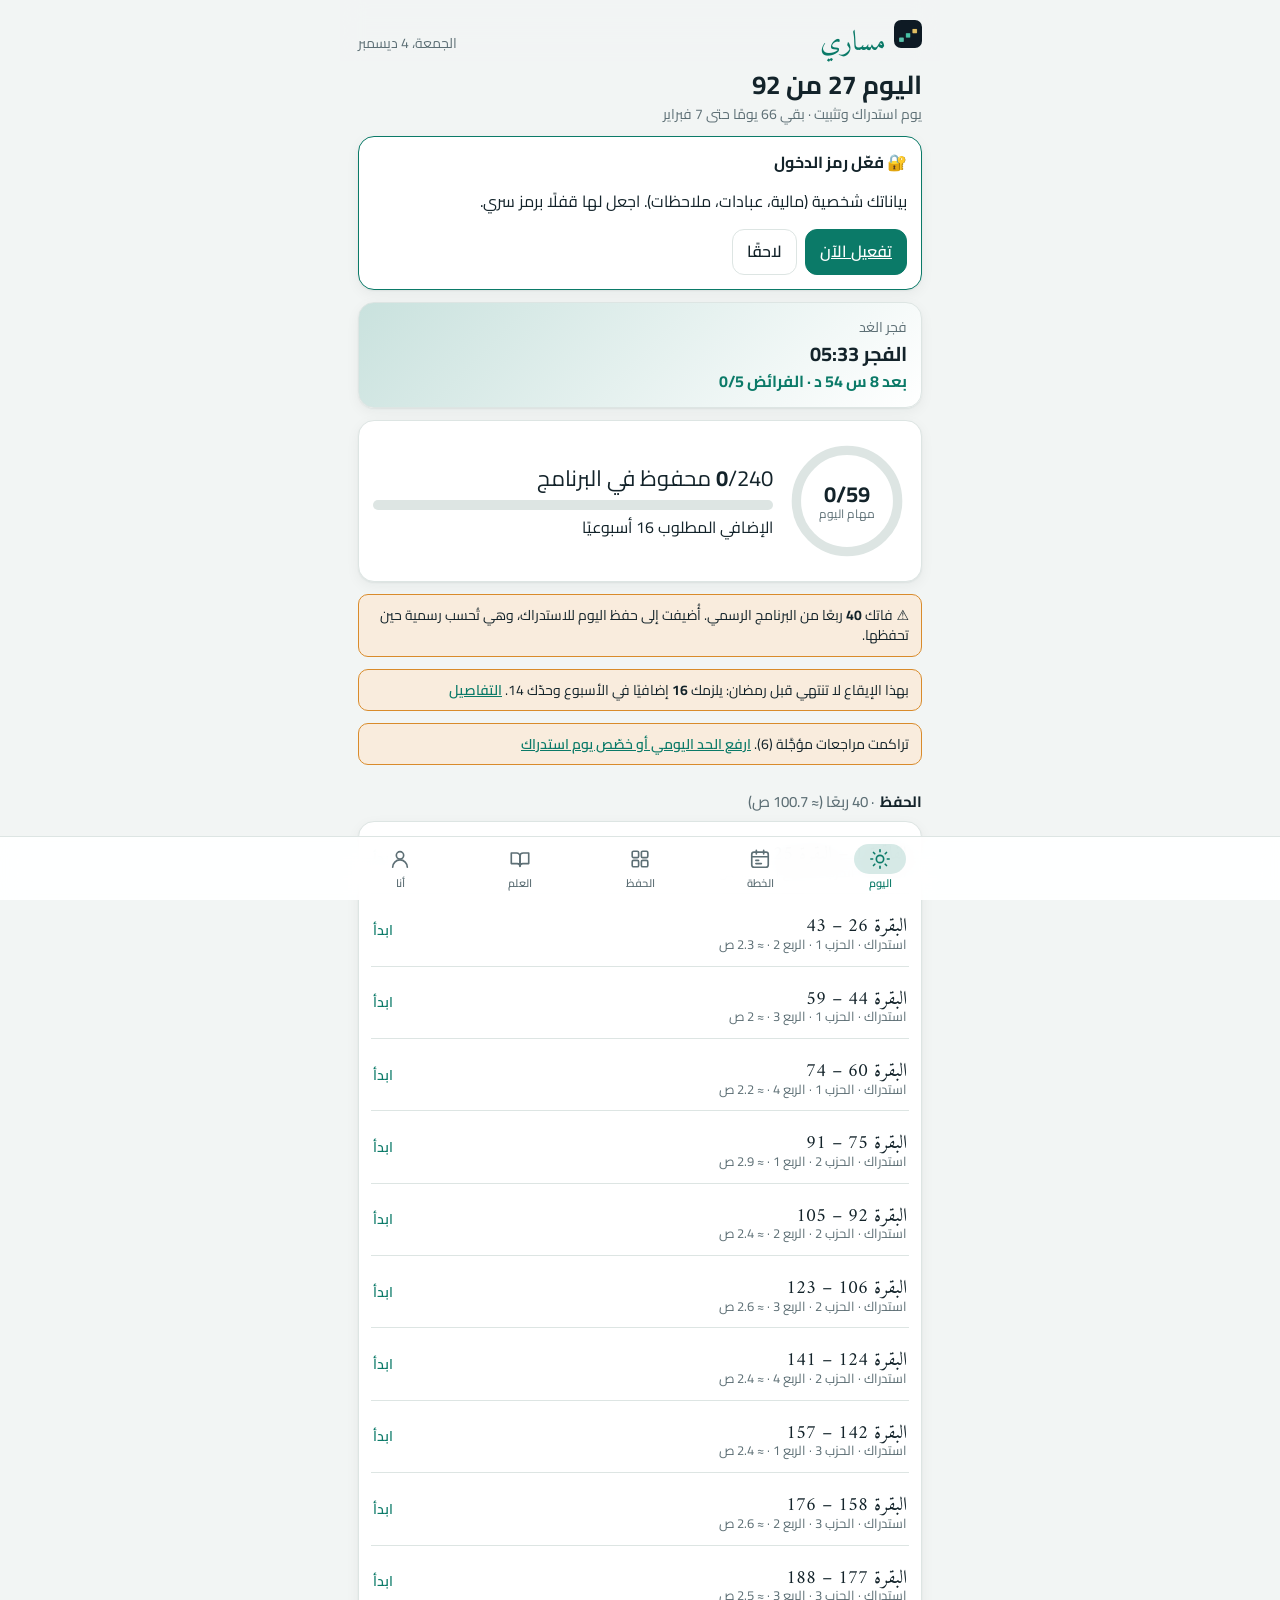
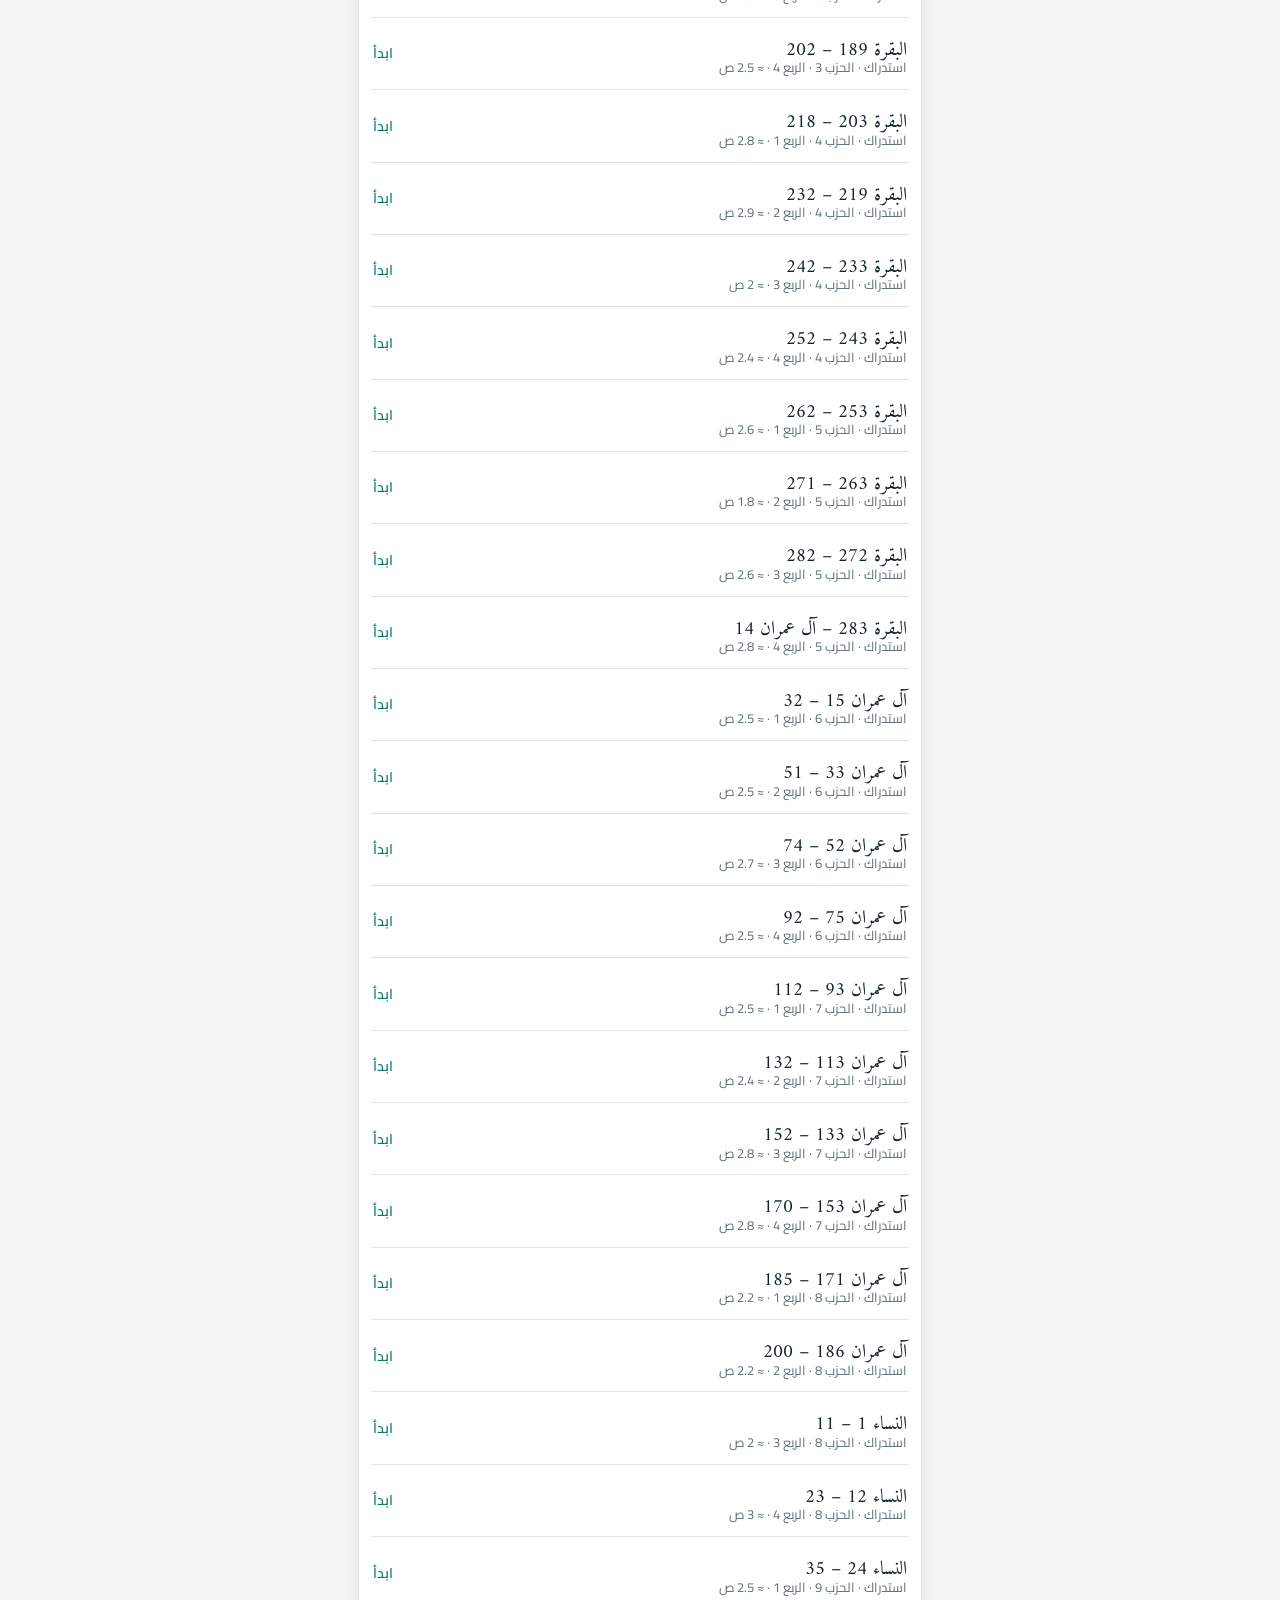
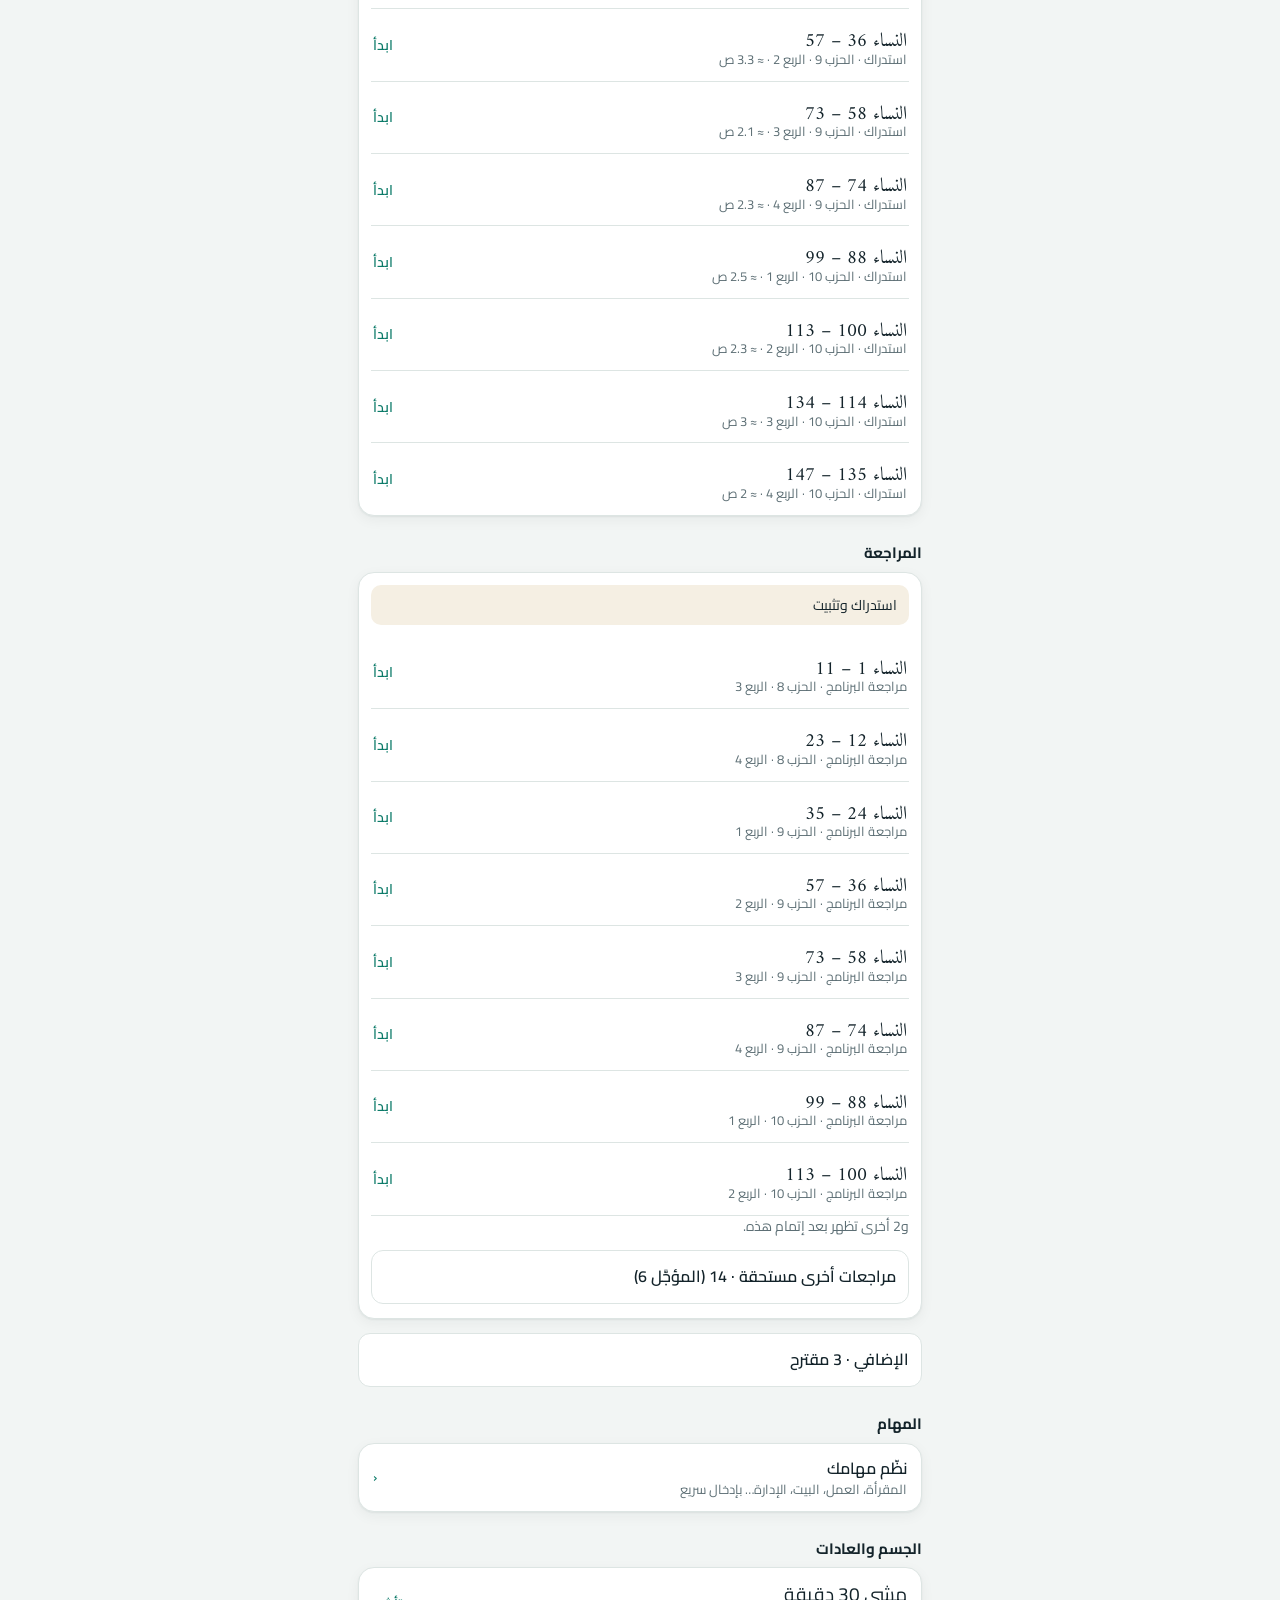
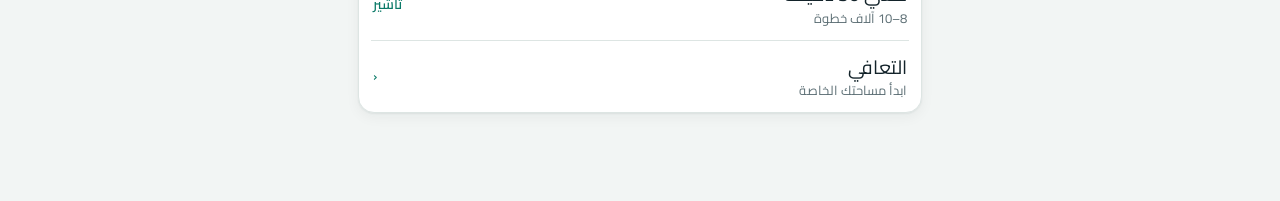
<file: index.html>
<!doctype html>
<html lang="ar" dir="rtl">
<head>
<meta charset="utf-8">
<meta name="viewport" content="width=device-width,initial-scale=1,viewport-fit=cover">
<title>مساري</title>
<script>try{var t=localStorage.getItem("masari.theme");if(t==="dark"||t==="light")document.documentElement.setAttribute("data-theme",t)}catch(e){}</script>
<meta name="theme-color" content="#0e1a24">
<link rel="manifest" href="manifest.webmanifest">
<link rel="icon" href="icon.svg" type="image/svg+xml">
<link rel="apple-touch-icon" href="icon-192.png">
<link rel="preconnect" href="https://fonts.googleapis.com">
<link rel="preconnect" href="https://fonts.gstatic.com" crossorigin>
<link href="https://fonts.googleapis.com/css2?family=Amiri+Quran&family=Cairo:wght@400;600;700&display=swap" rel="stylesheet">
<link rel="stylesheet" href="style.css">
</head>
<body>
<div id="app">
  <header id="top"></header>
  <main id="view"></main>
  <nav id="tabs" aria-label="Navigation"></nav>
</div>
<div id="sheet" hidden></div>
<div id="toast" role="status" aria-live="polite"></div>
<script src="icons.js"></script>
<script src="data.js"></script>
<script src="waqf.js"></script>
<script src="tajweed.js"></script>
<script src="prog.js"></script>
<script src="gym.js"></script>
<script src="reco.js"></script>
<script src="pinlock.js"></script>
<script src="app.js"></script>
<script src="gymui.js"></script>
<script src="recoui.js"></script>
<script src="careerui.js"></script>
<script src="studyui.js"></script>
<script src="fin.js"></script>
<script src="tasks.js"></script>
<script src="finui.js"></script>
<script src="tasksui.js"></script>
<script src="tgbotui.js"></script>
<script src="hifzui.js"></script>
<script src="prayer.js"></script>
<script src="prayerui.js"></script>
<script src="phoneui.js"></script>
<script src="locate.js"></script>
<script src="ideas.js"></script>
</body>
</html>
</file>
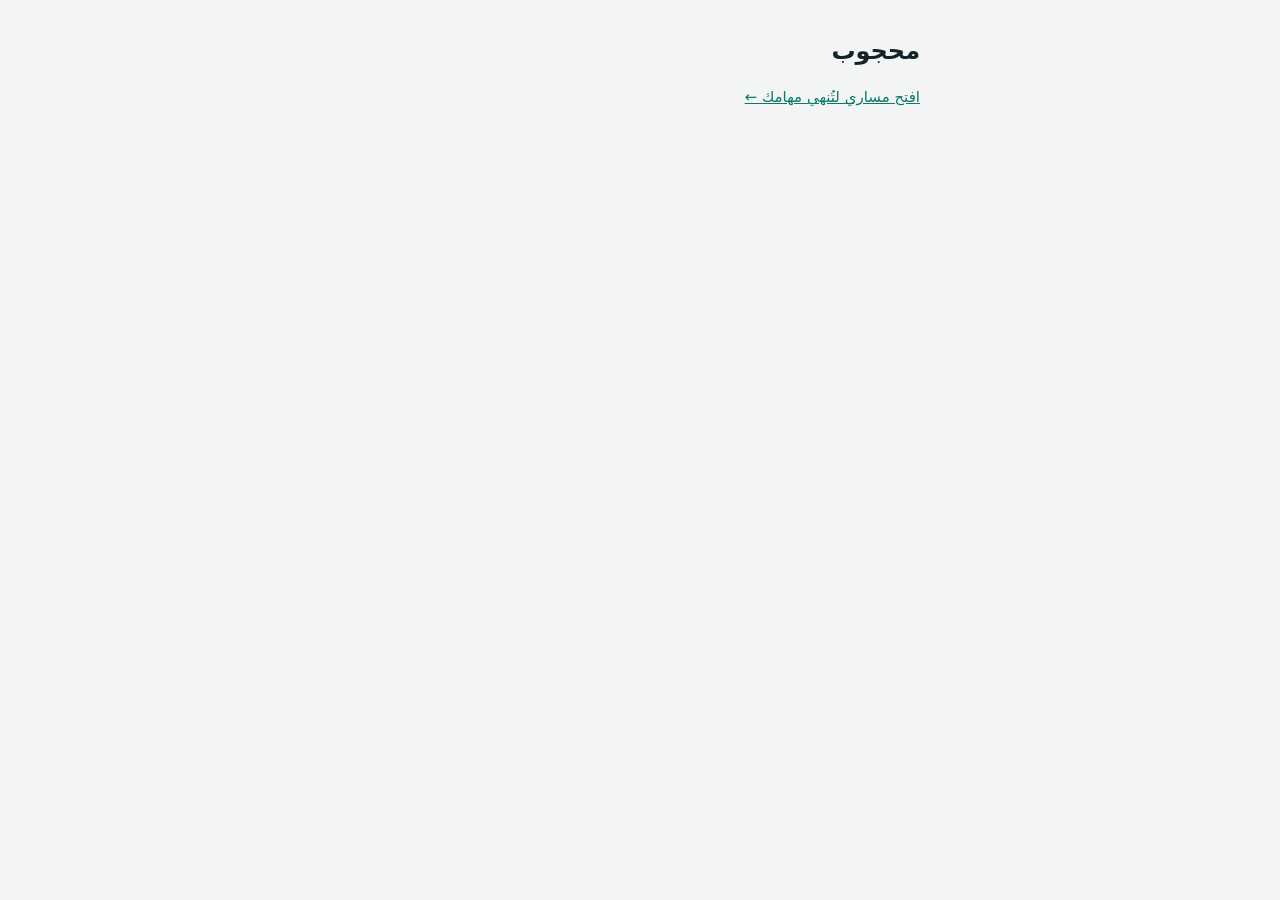
<file: extension/blocked.html>
<!doctype html><html lang="ar" dir="rtl"><head><meta charset="utf-8"><meta name="viewport" content="width=device-width,initial-scale=1"><title>محجوب · مساري</title><link rel="stylesheet" href="style.css"></head>
<body><div class="w"><h1 id="t">📖 هذا الموقع محجوب</h1><p class="m" id="m"></p>
<div class="c" id="unl"><input id="code" class="big" inputmode="numeric" maxlength="6" placeholder="رمز اليوم أو رمز الشريك"><button id="go">فتح</button><p class="m" id="res"></p></div>
<p><a href="https://salmane0412.github.io/masari/" style="color:var(--acc)">افتح مساري لتُنهي مهامك ←</a></p></div><script src="blocked.js"></script></body></html>
</file>
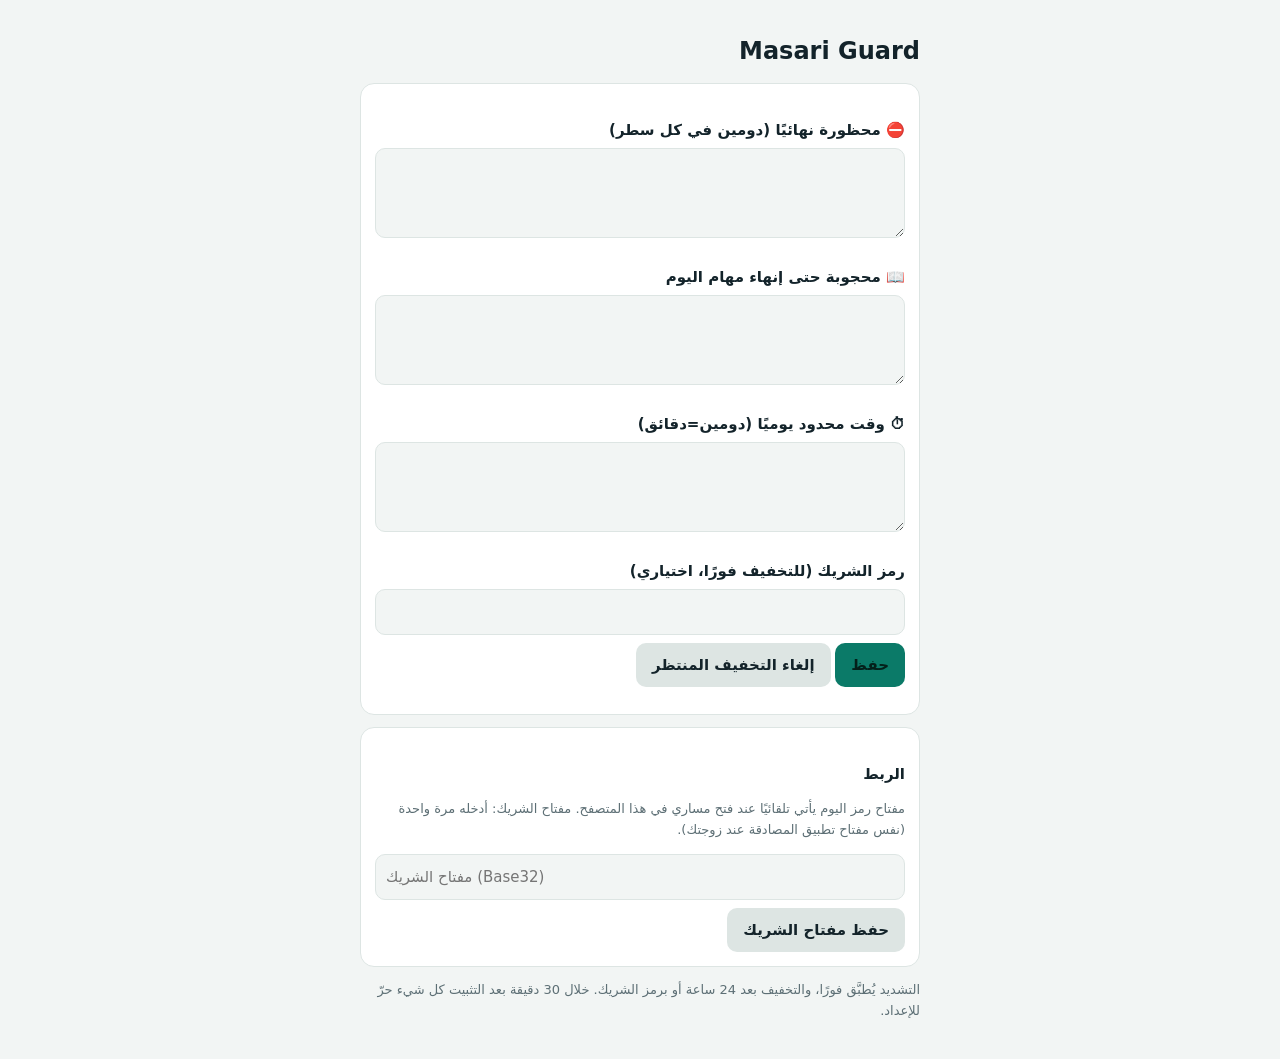
<file: extension/options.html>
<!doctype html><html lang="ar" dir="rtl"><head><meta charset="utf-8"><title>Masari Guard</title><link rel="stylesheet" href="style.css"><style>body{min-width:360px}</style></head>
<body><div class="w"><h1>Masari Guard</h1><p class="m" id="st"></p>
<div class="c"><h2>⛔ محظورة نهائيًا (دومين في كل سطر)</h2><textarea id="banned"></textarea>
<h2>📖 محجوبة حتى إنهاء مهام اليوم</h2><textarea id="until"></textarea>
<h2>⏱ وقت محدود يوميًا (دومين=دقائق)</h2><textarea id="budgets"></textarea>
<h2>رمز الشريك (للتخفيف فورًا، اختياري)</h2><input id="pcode" inputmode="numeric"><button id="save">حفظ</button> <button id="cancel" class="s">إلغاء التخفيف المنتظر</button><p class="m" id="res"></p></div>
<div class="c"><h2>الربط</h2><p class="m">مفتاح رمز اليوم يأتي تلقائيًا عند فتح مساري في هذا المتصفح. مفتاح الشريك: أدخله مرة واحدة (نفس مفتاح تطبيق المصادقة عند زوجتك).</p>
<input id="pk" dir="ltr" placeholder="مفتاح الشريك (Base32)"><button id="savepk" class="s">حفظ مفتاح الشريك</button></div>
<p class="m">التشديد يُطبَّق فورًا، والتخفيف بعد 24 ساعة أو برمز الشريك. خلال 30 دقيقة بعد التثبيت كل شيء حرّ للإعداد.</p></div><script src="options.js"></script></body></html>
</file>
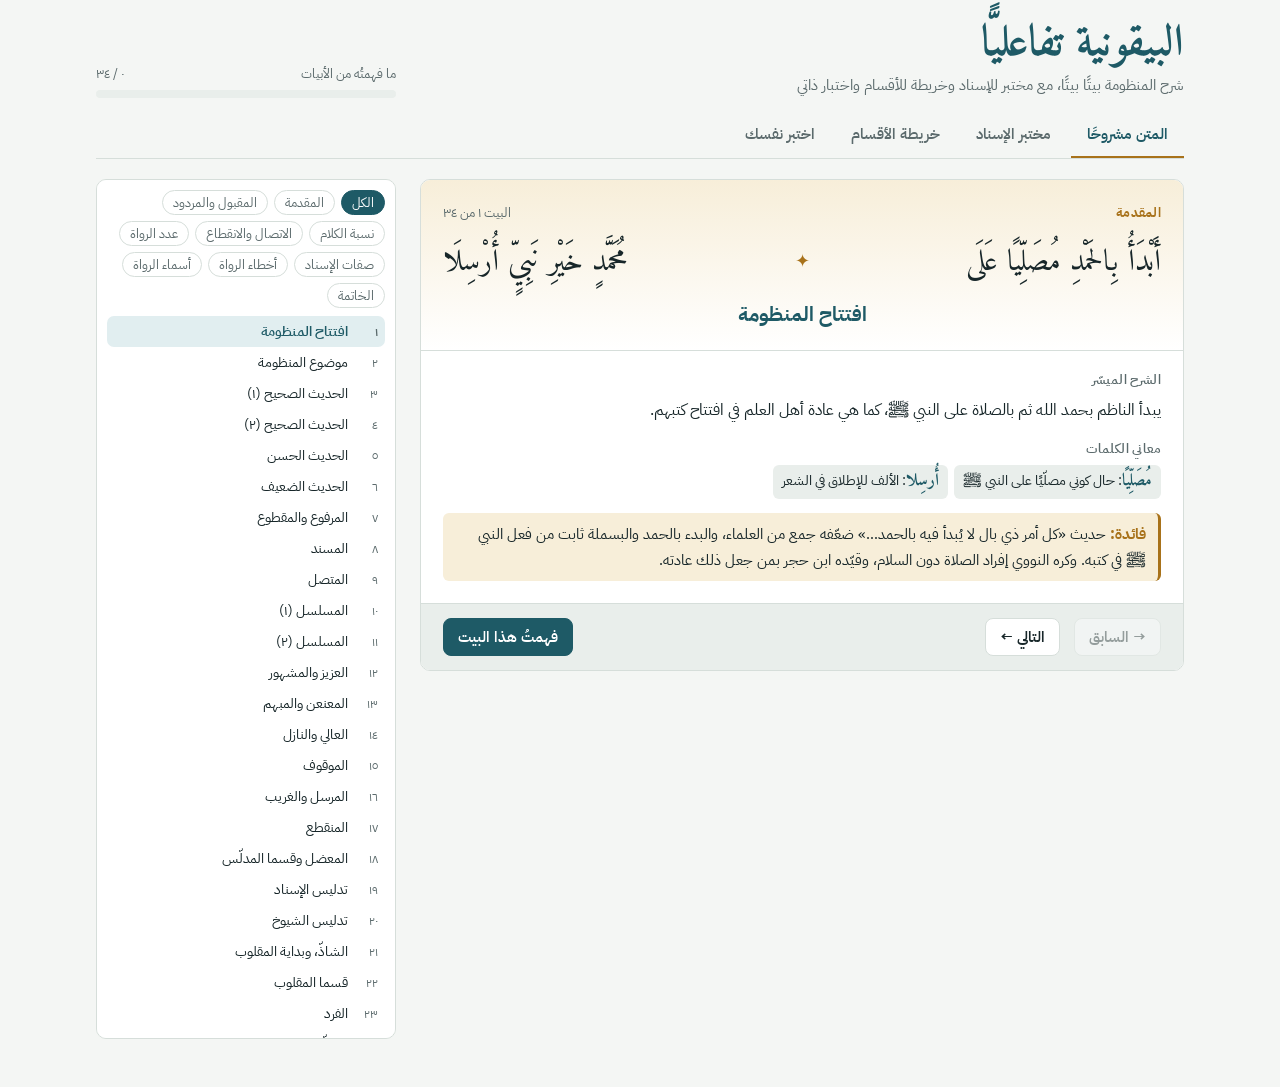
<file: lessons/bayquniyya.html>
<!doctype html><html><head><meta charset=utf8><meta name=viewport content="width=device-width,initial-scale=1,viewport-fit=cover"><style>:root{color-scheme:light;box-sizing:border-box;padding-top:env(safe-area-inset-top,0px);padding-bottom:env(safe-area-inset-bottom,0px)}html{scroll-padding-top:env(safe-area-inset-top,0px)}body{margin:0;padding:0;font:14px -apple-system,BlinkMacSystemFont,sans-serif;background:#fff;color:#000}img{max-width:100%}[hidden]:not([hidden=until-found i]){display:none!important}</style></head><body>
<title>البيقونية تفاعليًّا</title>
<meta name="claude:viewport-fit-sides" content="cover">
<link rel="preconnect" href="https://fonts.googleapis.com">
<link rel="preconnect" href="https://fonts.gstatic.com" crossorigin>
<link rel="stylesheet" href="https://fonts.googleapis.com/css2?family=Amiri:wght@400;700&family=IBM+Plex+Sans+Arabic:wght@400;500;600;700&display=swap">
<style>
/* Layout: a manuscript-like reading room — the verse is the hero, commentary sits beneath it like a sharh margin; tools live in tabs. */
:root{
  --paper:#F4F6F4; --surface:#FFFFFF; --sunk:#E9EEEB; --ink:#172629; --muted:#5B6A6C; --line:#D6DEDA;
  --teal:#1E5A66; --teal-soft:#E1EEF0; --gold:#A8721A; --gold-soft:#F7EED9;
  --ok:#2B7A4B; --ok-soft:#E2F2E8; --bad:#A3392B; --bad-soft:#F8E4E0;
  --verse:'Amiri','Noto Naskh Arabic','Traditional Arabic',serif;
  --ui:'IBM Plex Sans Arabic','Noto Sans Arabic','Segoe UI',Tahoma,sans-serif;
  --r:10px;
}
@media (prefers-color-scheme: dark){:root:not([data-theme="light"]){
  --paper:#111718; --surface:#182123; --sunk:#1F2A2C; --ink:#E6ECEA; --muted:#9AA9AA; --line:#2C3A3C;
  --teal:#78B9C6; --teal-soft:#1C3236; --gold:#E0AE52; --gold-soft:#2E2617;
  --ok:#64C08A; --ok-soft:#183025; --bad:#EB8577; --bad-soft:#3A1F1B; color-scheme:dark}}
:root[data-theme="dark"]{
  --paper:#111718; --surface:#182123; --sunk:#1F2A2C; --ink:#E6ECEA; --muted:#9AA9AA; --line:#2C3A3C;
  --teal:#78B9C6; --teal-soft:#1C3236; --gold:#E0AE52; --gold-soft:#2E2617;
  --ok:#64C08A; --ok-soft:#183025; --bad:#EB8577; --bad-soft:#3A1F1B; color-scheme:dark}
*{box-sizing:border-box}
body{background:var(--paper);color:var(--ink);font-family:var(--ui);font-size:16px;line-height:1.75;direction:rtl}
.wrap{max-width:1120px;margin:0 auto;padding-block:20px 48px;padding-left:max(16px,env(safe-area-inset-left,0px));padding-right:max(16px,env(safe-area-inset-right,0px))}
h1,h2,h3{text-wrap:balance;margin:0}
button{font-family:inherit;color:inherit}
button:focus-visible,a:focus-visible,select:focus-visible{outline:2px solid var(--gold);outline-offset:2px}

/* header */
.top{display:flex;flex-wrap:wrap;align-items:flex-end;justify-content:space-between;gap:12px 24px;margin-bottom:14px}
.brand h1{font-family:var(--verse);font-size:clamp(30px,5vw,44px);line-height:1.15;color:var(--teal)}
.brand p{margin:2px 0 0;color:var(--muted);font-size:14.5px}
.prog{min-width:220px;flex:0 1 300px}
.prog .lbl{display:flex;justify-content:space-between;font-size:13px;color:var(--muted);font-variant-numeric:tabular-nums}
.bar{height:8px;background:var(--sunk);border-radius:6px;overflow:hidden;margin-top:4px}
.bar i{display:block;height:100%;width:0;background:var(--gold);border-radius:6px;transition:width .4s}
nav.tabs{display:flex;gap:4px;border-bottom:1.5px solid var(--line);margin-bottom:20px;overflow-x:auto;scrollbar-width:none}
nav.tabs a{padding:9px 16px;text-decoration:none;color:var(--muted);font-weight:600;font-size:15px;border-bottom:3px solid transparent;margin-bottom:-1.5px;white-space:nowrap}
nav.tabs a[aria-current="page"]{color:var(--teal);border-bottom-color:var(--gold)}
nav.tabs a:hover{color:var(--ink)}

/* matn layout */
.matn{display:grid;grid-template-columns:minmax(0,1fr) 300px;gap:24px;align-items:start}
@media (max-width:860px){.matn{grid-template-columns:minmax(0,1fr)}}
.list{position:sticky;top:12px;max-height:calc(100vh - 40px);overflow:auto;background:var(--surface);border:1px solid var(--line);border-radius:var(--r);padding:10px}
@media (max-width:860px){.list{position:static;max-height:none}}
.filters{display:flex;flex-wrap:wrap;gap:6px;margin-bottom:8px}
.chip{border:1px solid var(--line);background:transparent;border-radius:20px;padding:2px 10px;font-size:12.5px;cursor:pointer;color:var(--muted)}
.chip[aria-pressed="true"]{background:var(--teal);border-color:var(--teal);color:var(--surface)}
.vlist{list-style:none;margin:0;padding:0}
.vlist button{display:flex;gap:8px;width:100%;text-align:right;background:none;border:0;border-radius:7px;padding:5px 7px;cursor:pointer;font-size:14px;align-items:baseline}
.vlist button:hover{background:var(--sunk)}
.vlist button[aria-current="true"]{background:var(--teal-soft);color:var(--teal);font-weight:600}
.vlist .no{font-variant-numeric:tabular-nums;color:var(--muted);min-width:22px;font-size:12px}
.vlist .tt{flex:1}
.vlist .ck{color:var(--ok);font-size:13px}

.verse-card{background:var(--surface);border:1px solid var(--line);border-radius:var(--r);overflow:hidden}
.verse-head{padding:22px 22px 18px;border-bottom:1px solid var(--line);background:linear-gradient(180deg,var(--gold-soft),var(--surface))}
.meta{display:flex;justify-content:space-between;align-items:center;gap:10px;font-size:13px;color:var(--muted);margin-bottom:10px}
.meta .tag{color:var(--gold);font-weight:700;letter-spacing:.02em}
.bayt{display:grid;grid-template-columns:1fr auto 1fr;gap:14px;align-items:center;font-family:var(--verse);font-size:clamp(22px,3.4vw,30px);line-height:1.9;color:var(--ink)}
.bayt .sep{color:var(--gold);font-size:18px}
.bayt .s1{text-align:left}.bayt .s2{text-align:right}
@media (max-width:560px){.bayt{grid-template-columns:1fr;gap:0}.bayt .sep{display:none}.bayt .s1,.bayt .s2{text-align:center}}
.bayt mark{background:none;color:var(--teal);font-weight:700}
.vtitle{font-size:20px;color:var(--teal);margin-top:6px;text-align:center;font-weight:700}
.vbody{padding:18px 22px 22px;display:grid;gap:14px}
.sec h3{font-size:13px;color:var(--muted);font-weight:600;letter-spacing:.03em;margin-bottom:4px}
.sec p{margin:0}
.def{background:var(--teal-soft);border-radius:8px;padding:10px 14px;font-size:17px;font-weight:500}
.def b{color:var(--teal)}
.gloss{display:flex;flex-wrap:wrap;gap:6px}
.gloss span{background:var(--sunk);border-radius:6px;padding:2px 9px;font-size:14px}
.gloss span b{font-family:var(--verse);font-size:17px;color:var(--teal)}
.faida{border-inline-start:3px solid var(--gold);background:var(--gold-soft);border-radius:6px;padding:8px 12px;font-size:15px}
.faida b{color:var(--gold)}
.ex{font-size:15px}
.ex q{font-family:var(--verse);font-size:18px;quotes:"«" "»"}
.actions{display:flex;flex-wrap:wrap;gap:8px;align-items:center;justify-content:space-between;padding:14px 22px;border-top:1px solid var(--line);background:var(--sunk)}
.btn{border:1.5px solid var(--line);background:var(--surface);border-radius:8px;padding:7px 14px;cursor:pointer;font-weight:600;font-size:14.5px}
.btn:hover{border-color:var(--teal)}
.btn.primary{background:var(--teal);border-color:var(--teal);color:var(--surface)}
.btn.done{background:var(--ok);border-color:var(--ok);color:var(--surface)}
.btn:disabled{opacity:.4;cursor:default}
.minilab{border:1px dashed var(--line);border-radius:8px;padding:10px;overflow-x:auto}
.linkbtn{background:none;border:0;color:var(--teal);font-weight:600;cursor:pointer;padding:0;text-decoration:underline;text-underline-offset:3px;font-size:14px}

/* chain */
.chain{display:flex;align-items:center;gap:6px;flex-wrap:nowrap;min-width:max-content;padding:4px 2px}
.node{border:1.5px solid var(--line);background:var(--surface);border-radius:8px;padding:7px 12px;font-weight:600;font-size:14.5px;white-space:nowrap;cursor:pointer;transition:all .15s}
.node.fixed{cursor:default;background:var(--teal);border-color:var(--teal);color:var(--surface)}
.node.auth{cursor:default;background:var(--sunk)}
.node.drop{border-style:dashed;border-color:var(--bad);color:var(--bad);background:var(--bad-soft);text-decoration:line-through}
.node:not(.fixed):not(.auth):hover{border-color:var(--teal)}
.arr{color:var(--muted);font-size:16px}
.ro .node{cursor:default}
.result{border-radius:var(--r);padding:14px 16px;margin-top:12px;border:1.5px solid}
.result.good{background:var(--ok-soft);border-color:var(--ok)}
.result.badr{background:var(--bad-soft);border-color:var(--bad)}
.result.neutral{background:var(--teal-soft);border-color:var(--teal)}
.result .name{font-size:22px;font-weight:700;font-family:var(--verse)}
.result.good .name{color:var(--ok)}.result.badr .name{color:var(--bad)}.result.neutral .name{color:var(--teal)}
.result p{margin:2px 0 0}

/* lab */
.labgrid{display:grid;grid-template-columns:repeat(auto-fit,minmax(min(100%,460px),1fr));gap:18px}
.panel{background:var(--surface);border:1px solid var(--line);border-radius:var(--r);padding:18px;min-width:0}
.panel h2{font-size:19px;color:var(--teal);margin-bottom:2px}
.panel .hint{color:var(--muted);font-size:14px;margin:0 0 12px}
.seg{display:inline-flex;border:1.5px solid var(--line);border-radius:8px;overflow:hidden;flex-wrap:wrap}
.seg button{border:0;background:var(--surface);padding:6px 12px;cursor:pointer;font-size:14px;font-weight:600}
.seg button+button{border-inline-start:1.5px solid var(--line)}
.seg button[aria-pressed="true"]{background:var(--teal);color:var(--surface)}
.row{display:flex;flex-wrap:wrap;gap:8px 14px;align-items:center;margin:8px 0}
.row .k{font-size:14px;color:var(--muted);min-width:110px}
.tabaqat{display:grid;gap:8px}
.tab{display:flex;align-items:center;gap:10px}
.tab .k{min-width:84px;font-size:14px;color:var(--muted)}
.step{display:inline-flex;align-items:center;border:1.5px solid var(--line);border-radius:8px}
.step button{border:0;background:none;width:30px;height:30px;cursor:pointer;font-size:18px;font-weight:700}
.step span{min-width:22px;text-align:center;font-variant-numeric:tabular-nums;font-weight:700}
.dots{display:flex;gap:4px;flex-wrap:wrap}
.dots i{width:12px;height:12px;border-radius:50%;background:var(--teal);display:block}
.tab.min .dots i{background:var(--gold)}
.tab.min .k{color:var(--gold);font-weight:700}

/* map */
.tree{background:var(--surface);border:1px solid var(--line);border-radius:var(--r);padding:20px;overflow-x:auto}
.tcol{display:flex;flex-direction:column;align-items:center;min-width:640px}
.tn{border-radius:8px;padding:6px 14px;font-weight:700;cursor:pointer;border:1.5px solid;background:var(--surface);font-size:15px;transition:transform .12s}
.tn:hover{transform:translateY(-1px)}
.tn.root{background:var(--teal);border-color:var(--teal);color:var(--surface);font-size:18px;cursor:default}
.tn.g{border-color:var(--ok);color:var(--ok)}.tn.gs{border-color:var(--ok);color:var(--ok);background:var(--ok-soft)}
.tn.r{border-color:var(--bad);color:var(--bad)}.tn.rs{border-color:var(--bad);color:var(--bad);background:var(--bad-soft)}
.tn.b{border-color:var(--teal);color:var(--teal)}
.vl{width:2px;height:16px;background:var(--line)}
.brs{display:flex;gap:24px;width:100%;justify-content:center}
.br{display:flex;flex-direction:column;align-items:center;position:relative;flex:1}
.br::before{content:"";position:absolute;top:0;height:2px;background:var(--line)}
.br:first-child::before{right:50%;left:-12px}.br:last-child::before{left:50%;right:-12px}
.kids{display:flex;flex-wrap:wrap;gap:6px;justify-content:center;max-width:420px}
.grp{border:1.5px dashed var(--line);border-radius:8px;padding:8px;margin-top:6px}
.grp .gt{font-size:12.5px;color:var(--muted);text-align:center;margin-bottom:6px;font-weight:600}
.mapmore{display:grid;grid-template-columns:repeat(auto-fit,minmax(min(100%,250px),1fr));gap:14px;margin-top:16px}
.mapmore .panel h2{font-size:16px}
#mapinfo{margin-top:14px}

/* quiz */
.quiz{max-width:720px;margin:0 auto}
.qhead{display:flex;justify-content:space-between;color:var(--muted);font-size:14px;margin-bottom:8px;font-variant-numeric:tabular-nums}
.qtext{font-size:20px;font-weight:600;margin:6px 0 14px}
.opts{display:grid;gap:8px}
.opt{text-align:right;border:1.5px solid var(--line);background:var(--surface);border-radius:9px;padding:10px 14px;font-size:16px;cursor:pointer}
.opt:hover:not(:disabled){border-color:var(--teal)}
.opt.right{border-color:var(--ok);background:var(--ok-soft);color:var(--ok);font-weight:700}
.opt.wrong{border-color:var(--bad);background:var(--bad-soft);color:var(--bad)}
.opt:disabled{cursor:default}
.expl{margin-top:12px}
.score{text-align:center;padding:30px 10px}
.score .big{font-family:var(--verse);font-size:56px;color:var(--teal);line-height:1}
@media (prefers-reduced-motion:reduce){*{transition:none!important}}
</style>

<div class="wrap">
  <header class="top">
    <div class="brand">
      <h1>البيقونية تفاعليًّا</h1>
      <p>شرح المنظومة بيتًا بيتًا، مع مختبر للإسناد وخريطة للأقسام واختبار ذاتي</p>
    </div>
    <div class="prog" aria-live="polite">
      <div class="lbl"><span>ما فهمتُه من الأبيات</span><span id="progTxt">٠ / ٣٤</span></div>
      <div class="bar"><i id="progBar"></i></div>
    </div>
  </header>

  <nav class="tabs" aria-label="أقسام الصفحة">
    <a href="#matn" data-tab="matn">المتن مشروحًا</a>
    <a href="#isnad" data-tab="isnad">مختبر الإسناد</a>
    <a href="#map" data-tab="map">خريطة الأقسام</a>
    <a href="#test" data-tab="test">اختبر نفسك</a>
  </nav>

  <!-- MATN -->
  <section id="v-matn" data-view="matn">
    <div class="matn">
      <article class="verse-card" id="verseCard" aria-live="polite"></article>
      <aside class="list" aria-label="فهرس الأبيات">
        <div class="filters" id="filters"></div>
        <ul class="vlist" id="vlist"></ul>
      </aside>
    </div>
  </section>

  <!-- ISNAD LAB -->
  <section id="v-isnad" data-view="isnad" hidden>
    <div class="labgrid">
      <div class="panel">
        <h2>أين سقط الراوي؟</h2>
        <p class="hint">اضغط على أي راوٍ لإسقاطه من السند أو إرجاعه، وانظر إلى اسم النوع.</p>
        <div style="overflow-x:auto"><div class="chain" id="labChain"></div></div>
        <div id="labRes"></div>
        <div class="row" style="margin-top:10px">
          <button class="btn" id="labReset">إعادة السند متصلًا</button>
        </div>
      </div>

      <div class="panel">
        <h2>معنعن أم مدلَّس؟</h2>
        <p class="hint">راوٍ يروي عن شيخه. غيّر الصيغة وحال الراوي، وانظر كيف يُحكم على السند.</p>
        <div class="row"><span class="k">صيغة الرواية</span><div class="seg" id="sgSiga"><button data-v="an" aria-pressed="true">«عن فلان»</button><button data-v="haddathani" aria-pressed="false">«حدّثني فلان»</button></div></div>
        <div class="row"><span class="k">الراوي</span><div class="seg" id="sgMud"><button data-v="no" aria-pressed="true">غير موصوف بالتدليس</button><button data-v="yes" aria-pressed="false">موصوف بالتدليس</button></div></div>
        <div class="row"><span class="k">علاقته بشيخه</span><div class="seg" id="sgLiqa"><button data-v="liqa" aria-pressed="true">ثبت أنه لقيه</button><button data-v="muasara" aria-pressed="false">عاصره فقط</button></div></div>
        <div id="anRes"></div>
      </div>

      <div class="panel">
        <h2>إلى مَن يُنسب الكلام؟</h2>
        <p class="hint">اختر قائل الكلام في نهاية السند.</p>
        <div class="row"><span class="k">القائل</span><div class="seg" id="sgQail"><button data-v="nabi" aria-pressed="true">النبي ﷺ</button><button data-v="sahabi" aria-pressed="false">صحابي</button><button data-v="tabii" aria-pressed="false">تابعي فمن دونه</button></div></div>
        <div class="row"><span class="k">السند</span><div class="seg" id="sgIttisal"><button data-v="y" aria-pressed="true">متصل</button><button data-v="n" aria-pressed="false">فيه سقط</button></div></div>
        <div id="qailRes"></div>
      </div>

      <div class="panel">
        <h2>كم راويًا روى الحديث؟</h2>
        <p class="hint">غيّر عدد الرواة في كل طبقة. الحكم يكون بأقلّ طبقة.</p>
        <div class="tabaqat" id="tabaqat"></div>
        <div id="adadRes"></div>
      </div>

      <div class="panel">
        <h2>شاذّ أم منكر؟</h2>
        <p class="hint">من الراوي؟ وماذا فعل؟</p>
        <div class="row"><span class="k">الراوي</span><div class="seg" id="sgRawi"><button data-v="thiqa" aria-pressed="true">ثقة</button><button data-v="daif" aria-pressed="false">ضعيف</button></div></div>
        <div class="row"><span class="k">فعله</span><div class="seg" id="sgFil"><button data-v="khalafa" aria-pressed="true">خالف مَن هو أوثق منه</button><button data-v="tafarrada" aria-pressed="false">تفرّد ولم يخالف</button></div></div>
        <div id="shadhRes"></div>
      </div>
    </div>
  </section>

  <!-- MAP -->
  <section id="v-map" data-view="map" hidden>
    <p class="hint" style="color:var(--muted);margin-top:0">اضغط على أي نوع لترى تعريفه، ثم انتقل إلى بيته في المتن.</p>
    <div class="tree"><div class="tcol" id="tree"></div></div>
    <div id="mapinfo"></div>
    <div class="mapmore" id="mapmore"></div>
  </section>

  <!-- TEST -->
  <section id="v-test" data-view="test" hidden>
    <div class="quiz panel" id="quiz"></div>
  </section>
</div>

<script>
(function(){
const AR='٠١٢٣٤٥٦٧٨٩'; const an=n=>String(n).replace(/\d/g,d=>AR[d]);
const $=s=>document.querySelector(s);
const store={get(k,d){try{const v=localStorage.getItem(k);return v?JSON.parse(v):d}catch(e){return d}},set(k,v){try{localStorage.setItem(k,JSON.stringify(v))}catch(e){}}};

/* ---------- DATA: the 34 verses ---------- */
const T={intro:'المقدمة',acc:'المقبول والمردود',nisba:'نسبة الكلام',ittisal:'الاتصال والانقطاع',adad:'عدد الرواة',sifat:'صفات الإسناد',khata:'أخطاء الرواة',asma:'أسماء الرواة',end:'الخاتمة'};
const V=[
{t:'intro',ti:'افتتاح المنظومة',s1:'أَبْدَأُ بِالحَمْدِ مُصَلِّيًا عَلَى',s2:'مُحَمَّدٍ خَيْرِ نَبِيٍّ أُرْسِلَا',
 sh:'يبدأ الناظم بحمد الله ثم بالصلاة على النبي ﷺ، كما هي عادة أهل العلم في افتتاح كتبهم.',
 gl:[['مُصَلِّيًا','حال كوني مصلّيًا على النبي ﷺ'],['أُرسِلا','الألف للإطلاق في الشعر']],
 fa:'حديث «كل أمر ذي بال لا يُبدأ فيه بالحمد…» ضعّفه جمع من العلماء، والبدء بالحمد والبسملة ثابت من فعل النبي ﷺ في كتبه. وكره النووي إفراد الصلاة دون السلام، وقيّده ابن حجر بمن جعل ذلك عادته.'},
{t:'intro',ti:'موضوع المنظومة',s1:'وَذِي مِنَ اقْسَامِ الحَدِيثِ عِدَّهْ',s2:'وَكُلُّ وَاحِدٍ أَتَى وَحَدُّهْ',
 sh:'هذه أنواع كثيرة من أنواع الحديث، وكل نوع منها يأتي في المنظومة مع تعريفه.',
 gl:[['ذي','هذه'],['عِدّه','عدد منها'],['وحدُّه','ومعه تعريفه']],
 df:'<b>علم المصطلح:</b> قواعد وضوابط يُعرف بها المقبول من المردود مما يُنسب إلى النبي ﷺ.',
 fa:'تمتاز البيقونية بأنها تذكر اسم النوع مع تعريفه، بلا أمثلة ولا خلاف، فهي مناسبة للمبتدئ. ثم يتدرّج الطالب: نخبة الفكر، ثم اختصار علوم الحديث لابن كثير، ثم ألفية العراقي.'},
{t:'acc',ti:'الحديث الصحيح (١)',s1:'أَوَّلُهَا الصَّحِيحُ وَهْوَ مَا اتَّصَلْ',s2:'إِسْنَادُهُ وَلَمْ يُشَذَّ أَوْ يُعَلّ',
 sh:'أول الأقسام وأعلاها الصحيح. وذكر في هذا البيت ثلاثة من شروطه: أن يتصل السند، وألا يكون شاذًّا، وألا تكون فيه علة.',
 gl:[['يُشَذّ','يكون شاذًّا'],['يُعَلّ','تكون فيه علة خفية']],
 df:'<b>الصحيح:</b> ما اتصل سنده بنقل العدل الضابط عن مثله إلى منتهاه، من غير شذوذ ولا علة.',
 ex:'حديث <q>إنما الأعمال بالنيات</q> متفق عليه، وهو من أصحّ الأحاديث.',map:'sahih'},
{t:'acc',ti:'الحديث الصحيح (٢)',s1:'يَرْوِيهِ عَدْلٌ ضَابِطٌ عَنْ مِثْلِهِ',s2:'مُعْتَمَدٌ فِي ضَبْطِهِ وَنَقْلِهِ',
 sh:'ويُكمل الشرطين الباقيين: أن يكون كل راوٍ عدلًا في دينه، ضابطًا لما يرويه، عن شيخ مثله في العدالة والضبط.',
 gl:[['عدل','مستقيم الدين والمروءة'],['ضابط','حافظ لما يروي'],['معتمَد','موثوق به']],
 df:'<b>العدل:</b> المسلم البالغ العاقل، السالم من أسباب الفسق وخوارم المروءة.<br><b>الضابط:</b> من يحفظ الحديث من حين سماعه إلى أن يؤدّيه كما سمعه. <b>والثقة</b> = العدالة + الضبط.',
 fa:'الضبط نوعان: ضبط صدر بالحفظ، وضبط كتاب بصيانة كتاب مصحَّح. والعدالة تُشترط عند أداء الحديث لا عند سماعه، فيُقبل ما سمعه الصغير أو الكافر ثم أدّاه بعد بلوغه وإسلامه.'},
{t:'acc',ti:'الحديث الحسن',s1:'وَالحَسَنُ المَعْرُوفُ طُرْقًا وَغَدَتْ',s2:'رِجَالُهُ لَا كَالصَّحِيحِ اشْتَهَرَتْ',
 sh:'الحسن حديث عُرف مخرجه، لكن رجاله أقلّ شهرة بالحفظ والإتقان من رجال الصحيح. أي: فيه شروط الصحيح كلها، إلا أن ضبط الراوي أخفّ.',
 gl:[['طُرْقًا','طرقًا، أي مخارج الحديث'],['غدت','صارت']],
 df:'<b>الحسن لذاته:</b> ما يرويه العدل الخفيف الضبط بسند متصل، غير شاذّ ولا معلّ.<br><b>الحسن لغيره:</b> الضعيف ضعفًا يسيرًا إذا تعدّدت طرقه.',
 ex:'حديث <q>لولا أن أشقّ على أمتي…</q> من طريق محمد بن عمرو بن علقمة حسن لذاته، فلما تعدّدت طرقه صار صحيحًا لغيره.',
 fa:'تعريف الناظم مأخوذ من الخطّابي، وفيه غموض. ومن العلماء من يجعل الحسن أدنى مراتب الصحيح، وجعله ابن تيمية وابن القيم من الضعيف مع احتجاجهما به.',map:'hasan'},
{t:'acc',ti:'الحديث الضعيف',s1:'وَكُلُّ مَا عَنْ رُتْبَةِ الحُسْنِ قَصُرْ',s2:'فَهْوَ الضَّعِيفُ وَهْوَ أَقْسَامًا كُثُرْ',
 sh:'كل حديث لم يبلغ درجة الحسن فهو ضعيف. والضعيف أنواع كثيرة، لأن كل شرط يختلّ يُخرج نوعًا.',
 gl:[['قصُر','نزل عنها ولم يبلغها'],['كثُر','كثيرة']],
 df:'<b>الضعيف:</b> ما لم تجتمع فيه شروط القبول.',
 fa:'بعضهم أوصل أنواع الضعيف إلى مئات بتقليب الشروط، ولا فائدة في ذلك. والضعيف اليسير يتقوّى بتعدّد الطرق، أما الشديد كرواية المتّهم بالكذب فلا، قال أحمد: «والمنكر أبدًا منكر».',map:'daif'},
{t:'nisba',ti:'المرفوع والمقطوع',s1:'وَمَا أُضِيفَ لِلنَّبِي المَرْفُوعُ',s2:'وَمَا لِتَابِعٍ هُوَ المَقْطُوعُ',
 sh:'ينظر هنا إلى قائل الكلام: فإن كان النبي ﷺ فهو المرفوع، وإن كان التابعي فمن بعده فهو المقطوع. والموقوف (ما يُنسب إلى الصحابي) أخّره الناظم إلى البيت الخامس عشر.',
 gl:[['للنبي','بسكون الياء لأجل الوزن']],
 df:'<b>المرفوع:</b> ما أُضيف إلى النبي ﷺ من قول أو فعل أو تقرير أو صفة.<br><b>المقطوع:</b> ما أُضيف إلى التابعي فمن دونه.',
 fa:'هذه أوصاف لقائل الكلام لا للصحة: فقد يكون المرفوع ضعيفًا والمقطوع صحيحًا. ولا تخلط بين <b>المقطوع</b> (وصف للمتن) و<b>المنقطع</b> (وصف للسند).',lab:'qail',map:'nisba'},
{t:'ittisal',ti:'المسند',s1:'وَالمُسْنَدُ المُتَّصِلُ الإِسْنَادِ مِنْ',s2:'رَاوِيهِ حَتَّى المُصْطَفَى وَلَمْ يَبِنْ',
 sh:'المسند يجمع وصفين: أن يكون مرفوعًا إلى النبي ﷺ، وأن يكون سنده متصلًا من أوله إلى آخره.',
 gl:[['لم يَبِن','لم ينقطع']],
 df:'<b>المسند:</b> المرفوع إلى النبي ﷺ بسند متصل.',
 fa:'يُطلق «المسند» أيضًا على الكتاب المرتّب على أسماء الصحابة، كمسند الإمام أحمد. ومن العلماء من يطلقه على المرفوع ولو لم يتصل (ابن عبد البر).',chain:[],lab:'qail'},
{t:'ittisal',ti:'المتصل',s1:'وَمَا بِسَمْعِ كُلِّ رَاوٍ يَتَّصِلْ',s2:'إِسْنَادُهُ لِلْمُصْطَفَى فَالمُتَّصِلْ',
 sh:'المتصل: سند سمعه كل راوٍ ممن فوقه، فلا سقط فيه. والفرق بينه وبين المسند: المتصل قد ينتهي إلى صحابي أو تابعي، والمسند لا يكون إلا مرفوعًا.',
 df:'<b>المتصل:</b> ما سمعه كل راوٍ ممن فوقه إلى منتهاه، مرفوعًا كان أو موقوفًا.',
 fa:'كل مسند متصل، وليس كل متصل مسندًا.',chain:[],lab:'chain'},
{t:'sifat',ti:'المسلسل (١)',s1:'مُسَلْسَلٌ قُلْ مَا عَلَى وَصْفٍ أَتَى',s2:'مِثْلُ أَمَا وَاللهِ أَنْبَانِي الفَتَى',
 sh:'المسلسل: حديث اتفق رواته كلهم على صفة واحدة أو قول واحد أو حال واحدة، كأن يقول كل راوٍ: «أما والله أنبأني فلان».',
 gl:[['أنباني','أنبأني، خُفّفت الهمزة للوزن']],
 df:'<b>المسلسل:</b> ما اتفق رواته على صفة أو حال واحدة.'},
{t:'sifat',ti:'المسلسل (٢)',s1:'كَذَاكَ قَدْ حَدَّثَنِيهِ قَائِمَا',s2:'أَوْ بَعْدَ أَنْ حَدَّثَنِي تَبَسَّمَا',
 sh:'ومن أمثلته: أن يقول كل راوٍ «حدّثني به قائمًا»، أو «حدّثني ثم تبسّم».',
 fa:'المسلسل من مُلَح الإسناد، وقلّ أن يسلم تسلسل من ضعف، وقد يصحّ الحديث دون تسلسله. وأشهره «المسلسل بالأولية»: <q>الراحمون يرحمهم الرحمن</q>، وتسلسله ينتهي إلى سفيان بن عيينة. ورآه الطريفي ترفًا حديثيًا لا أثر له في التطبيق.'},
{t:'adad',ti:'العزيز والمشهور',s1:'عَزِيزُ مَرْوِي اثْنَيْنِ أَوْ ثَلَاثَهْ',s2:'مَشْهُورُ مَرْوِي فَوْقَ مَا ثَلَاثَهْ',
 sh:'ينظر هنا إلى عدد الرواة في كل طبقة: فالعزيز ما رواه اثنان أو ثلاثة، والمشهور ما رواه أكثر من ثلاثة.',
 df:'<b>العزيز:</b> ما رواه اثنان أو ثلاثة.<br><b>المشهور:</b> ما رواه أكثر من ثلاثة.',
 ex:'حديث <q>لا يؤمن أحدكم حتى أكون أحبّ إليه…</q> رواه أنس وأبو هريرة، فهو عزيز.',
 fa:'هذا حدّ الناظم تبعًا لابن منده. وعند ابن حجر: العزيز ما رواه اثنان، والمشهور ثلاثة فأكثر. ويُحكم بأقلّ عدد في أي طبقة. وفي اسم «العزيز» قولان: من القلّة، أو من القوة.',lab:'adad'},
{t:'sifat',ti:'المعنعن والمبهم',s1:'مُعَنْعَنٌ كَعَنْ سَعِيدٍ عَنْ كَرَمْ',s2:'وَمُبْهَمٌ مَا فِيهِ رَاوٍ لَمْ يُسَمّ',
 sh:'المعنعن: سند رُوي بلفظ «عن» مثل «عن سعيد عن كرم»، وهذان اسمان للمثال. والمبهم: حديث في سنده راوٍ لم يُذكر اسمه، كقوله «حدّثني رجل».',
 gl:[['كرم','اسم للتمثيل'],['لم يُسَمّ','لم يُذكر اسمه']],
 df:'<b>المعنعن:</b> ما قيل في سنده: فلان عن فلان.<br><b>المبهم:</b> ما في سنده راوٍ لم يُسمَّ.',
 fa:'العنعنة تُحمل على الاتصال بشرطين: ألا يكون الراوي مدلّسًا، وأن يثبت لقاؤه بشيخه (البخاري وابن المديني)، واكتفى مسلم بالمعاصرة. والمبهم يُعرف اسمه بجمع طرق الحديث.',lab:'an'},
{t:'sifat',ti:'العالي والنازل',s1:'وَكُلُّ مَا قَلَّتْ رِجَالُهُ عَلَا',s2:'وَضِدُّهُ ذَاكَ الَّذِي قَدْ نَزَلَا',
 sh:'العالي: سند قلّ عدد رجاله بين الراوي والنبي ﷺ. والنازل: سند كثر عدد رجاله.',
 df:'<b>العالي:</b> ما قلّ عدد رجاله. <b>النازل:</b> ما كثر عدد رجاله.',
 ex:'أعلى ما في صحيح البخاري «الثلاثيات» (ثلاثة رواة إلى النبي ﷺ)، وعددها اثنان وعشرون حديثًا.',
 fa:'العلوّ مطلوب لأن قلّة الرواة أبعد عن الخطأ، لكن النازل برواة ثقات خير من العالي برواة ضعفاء. والعلو مطلق (القرب من النبي ﷺ) أو نسبي (القرب من إمام أو كتاب).'},
{t:'nisba',ti:'الموقوف',s1:'وَمَا أَضَفْتَهُ إِلَى الأَصْحَابِ مِنْ',s2:'قَوْلٍ وَفِعْلٍ فَهْوَ مَوْقُوفٌ زُكِنْ',
 sh:'الموقوف: ما يُنسب إلى الصحابي من قوله أو فعله. وبه تتمّ القسمة الثلاثية: مرفوع، موقوف، مقطوع.',
 gl:[['الأصحاب','الصحابة'],['زُكِن','عُلم']],
 df:'<b>الموقوف:</b> ما أُضيف إلى الصحابي من قول أو فعل.',
 fa:'بعض الفقهاء يسمّي الموقوف «الأثر». وقد يكون للموقوف حكم الرفع إذا كان مما لا مجال للرأي فيه.',lab:'qail'},
{t:'ittisal',ti:'المرسل والغريب',s1:'وَمُرْسَلٌ مِنْهُ الصَّحَابِيُّ سَقَطْ',s2:'وَقُلْ غَرِيبٌ مَا رَوَى رَاوٍ فَقَطْ',
 sh:'المرسل عند الناظم: ما سقط منه الصحابي، وتعريفه عند المحققين: ما رفعه التابعي إلى النبي ﷺ. والغريب: ما تفرّد بروايته راوٍ واحد.',
 df:'<b>المرسل:</b> ما رفعه التابعي إلى النبي ﷺ.<br><b>الغريب:</b> ما رواه راوٍ واحد فقط.',
 fa:'لو عُلم أن الساقط صحابي فقط لصحّ الحديث، فالصحابة كلهم عدول. وإنما ضُعّف المرسل لاحتمال أن يكون التابعي أسقط تابعيًا آخر لا تُعرف حاله. والغرابة لا تعني الضعف: فحديث «إنما الأعمال بالنيات» غريب وهو في الصحيحين.',chain:[4],lab:'chain'},
{t:'ittisal',ti:'المنقطع',s1:'وَكُلُّ مَا لَمْ يَتَّصِلْ بِحَالِ',s2:'إِسْنَادُهُ مُنْقَطِعُ الأَوْصَالِ',
 sh:'المنقطع: كل سند لم يتصل، على أي وجه كان الانقطاع. وخصّه المتأخرون بما سقط منه راوٍ واحد في أثنائه.',
 gl:[['بحال','بأي وجه'],['الأوصال','المفاصل والروابط']],
 df:'<b>المنقطع:</b> ما لم يتصل إسناده على أي وجه كان.',
 fa:'للمنقطع معنى عام (كل انقطاع)، ومعنى خاص هو قسيم المعلّق والمرسل والمعضل.',chain:[2],lab:'chain'},
{t:'ittisal',ti:'المعضل وقسما المدلّس',s1:'وَالمُعْضَلُ السَّاقِطُ مِنْهُ اثْنَانِ',s2:'وَمَا أَتَى مُدَلَّسًا نَوْعَانِ',
 sh:'المعضل: ما سقط منه راويان فأكثر على التوالي. ثم بدأ بالمدلّس، وذكر أنه نوعان يأتي بيانهما.',
 df:'<b>المعضل:</b> ما سقط من إسناده اثنان فأكثر على التوالي.',
 fa:'سُمّي معضلًا لأن الوصول إلى راويين ساقطين أمر مستغلق شديد. وإن كان السقط من أول السند (جهة المصنّف) فهو «المعلّق».',chain:[2,3],lab:'chain'},
{t:'ittisal',ti:'تدليس الإسناد',s1:'الأَوَّلُ الإِسْقَاطُ لِلشَّيْخِ وَأَنْ',s2:'يَنْقُلَ عَمَّنْ فَوْقَهُ بِعَنْ وَأَنْ',
 sh:'النوع الأول: أن يُسقط الراوي شيخه الذي سمع منه، ويروي عمّن فوقه بلفظ محتمل مثل «عن» أو «أنّ»، فيوهم أنه سمعه منه.',
 gl:[['أنْ','أصلها «أنّ»، سُكّنت للوزن']],
 df:'<b>تدليس الإسناد:</b> أن يروي عمّن لقيه ما لم يسمعه منه، بصيغة محتملة كـ«عن» و«أنّ».',
 fa:'المدلّس لا يكذب: لا يقول «حدّثني» فيما لم يسمع. ولا تُقبل روايته حتى يصرّح بالسماع. وأشدّه «تدليس التسوية»: يُسقط ضعيفًا بين ثقتين. وإن روى عمّن عاصره ولم يلقه فهو «الإرسال الخفي».',lab:'an'},
{t:'ittisal',ti:'تدليس الشيوخ',s1:'وَالثَّانِ لَا يُسْقِطُهُ لَكِنْ يَصِفْ',s2:'أَوْصَافَهُ بِمَا بِهِ لَا يَنْعَرِفْ',
 sh:'النوع الثاني: لا يُسقط شيخه، لكن يسمّيه أو يكنّيه أو ينسبه بما لا يُعرف به، فيصعب على الناس معرفته.',
 gl:[['والثانِ','والثاني'],['لا ينعرف','لا يُعرف']],
 df:'<b>تدليس الشيوخ:</b> أن يصف شيخه بما لا يُعرف به من اسم أو كنية أو نسبة.',
 ex:'كأن يقول عن الإمام أحمد: «حدّثني أبو صالح الشيباني»، فلا يعرفه أكثر الناس بهذه الكنية.'},
{t:'khata',ti:'الشاذّ، وبداية المقلوب',s1:'وَمَا يُخَالِفْ ثِقَةٌ فِيهِ المَلَا',s2:'فَالشَّاذُّ وَالمَقْلُوبُ قِسْمَانِ تَلَا',
 sh:'الشاذّ: حديث يرويه ثقة، لكنه يخالف فيه جماعة الثقات أو من هو أوثق منه. ثم بدأ بالمقلوب، وذكر أنه قسمان.',
 gl:[['الملا','الجماعة'],['تلا','جاء بعده']],
 df:'<b>الشاذّ:</b> ما خالف فيه الثقةُ من هو أوثق منه أو الجماعة.',
 fa:'هذا تعريف الشافعي، وعليه استقرّ الاصطلاح. ومن العلماء من يطلق الشاذّ على مجرد التفرّد. والفرق: الشاذّ مخالفة الثقة، والمنكر مخالفة الضعيف.',lab:'shadh',map:'shadh'},
{t:'khata',ti:'قسما المقلوب',s1:'إِبْدَالُ رَاوٍ مَا بِرَاوٍ قِسْمُ',s2:'وَقَلْبُ إِسْنَادٍ لِمَتْنٍ قِسْمُ',
 sh:'المقلوب قسمان: أن يُبدَل راوٍ براوٍ آخر، أو أن يُجعل إسناد حديث لمتن حديث آخر.',
 df:'<b>المقلوب:</b> ما وقع فيه إبدال راوٍ براوٍ، أو إسناد بإسناد، أو لفظ بلفظ.',
 ex:'جعل «سالم» مكان «نافع»، أو «مرّة بن كعب» مكان «كعب بن مرّة». ومن قلب المتن: <q>حتى لا تعلم يمينُه ما تنفق شمالُه</q>، والصواب: لا تعلم شماله ما تنفق يمينه.',
 fa:'امتحن أهل بغداد الإمام البخاري بمئة حديث قلبوا أسانيدها، فردّ كل حديث إلى إسناده على الصواب.'},
{t:'adad',ti:'الفرد',s1:'وَالفَرْدُ مَا قَيَّدْتَهُ بِثِقَةِ',s2:'أَوْ جَمْعٍ اوْ قَصْرٍ عَلَى رِوَايَةِ',
 sh:'الفرد: ما تفرّد به راوٍ. وذكر الناظم الفرد النسبي، وهو ثلاث صور: أن يتفرّد به ثقة، أو أهل بلد، أو راوٍ عن شيخ معيّن.',
 gl:[['جمع','جماعة، كأهل بلد'],['قصر على رواية','تفرّد به راوٍ عن شيخ']],
 df:'<b>الفرد:</b> ما تفرّد به راوٍ، مطلقًا أو مقيّدًا بثقة أو بلد أو رواية معيّنة.',
 fa:'الفرد المطلق: تفرّد في أصل السند. والنسبي: تفرّد في طبقة دون ذلك. وكثير من العلماء يجعل الفرد والغريب بمعنى واحد.'},
{t:'khata',ti:'المعلّل',s1:'وَمَا بِعِلَّةٍ غُمُوضٍ أَوْ خَفَا',s2:'مُعَلَّلٌ عِنْدَهُمُ قَدْ عُرِفَا',
 sh:'المعلّل: حديث ظاهره السلامة، لكن فيه علة خفية غامضة تقدح في صحته، لا يكتشفها إلا الحفّاظ الكبار.',
 gl:[['غموض','خفاء'],['معلّل','الأفصح لغة: «معلّ»']],
 df:'<b>العلة:</b> سبب خفيّ غامض يقدح في صحة الحديث، مع أن ظاهره السلامة منه.',
 ex:'حديث «كفّارة المجلس»: بيّن البخاري علة في إسناده خفيت على غيره.',
 fa:'تكون العلة في السند أو المتن. ومن العلل ما لا يقدح، كعدم تمييز «سفيان» الثوري من ابن عيينة، فكلاهما ثقة. وتُكتشف بجمع الطرق والمقارنة بينها.'},
{t:'khata',ti:'المضطرب',s1:'وَذُو اخْتِلَافِ سَنَدٍ أَوْ مَتْنِ',s2:'مُضْطَرِبٌ عِنْدَ أُهَيْلِ الفَنِّ',
 sh:'المضطرب: حديث رُوي على أوجه مختلفة، في سنده أو متنه، وهذه الأوجه متساوية في القوة، فلا يمكن ترجيح أحدها ولا الجمع بينها.',
 gl:[['أُهَيل الفن','أهل الحديث، والتصغير للتعظيم']],
 df:'<b>المضطرب:</b> ما رُوي على أوجه مختلفة متساوية، لا يمكن الجمع بينها ولا الترجيح.',
 ex:'مثّل له ابن الصلاح بحديث «الخطّ» بين يدي المصلّي، وحسّنه ابن حجر لأنه رجّح أحد الأوجه.',
 fa:'إذا أمكن الجمع أو الترجيح زال الاضطراب.'},
{t:'khata',ti:'المدرج',s1:'وَالمُدْرَجَاتُ فِي الحَدِيثِ مَا أَتَتْ',s2:'مِنْ بَعْضِ أَلْفَاظِ الرُّوَاةِ اتَّصَلَتْ',
 sh:'المدرج: كلام بعض الرواة يقع في الحديث متصلًا به، بلا فصل يبيّن أنه ليس من كلام النبي ﷺ.',
 df:'<b>المدرج:</b> ما زيد فيه من كلام بعض الرواة متصلًا به.',
 ex:'<q>أسبغوا الوضوء، ويل للأعقاب من النار</q>: «أسبغوا الوضوء» من كلام أبي هريرة. و«وهو التعبّد» في حديث بدء الوحي من تفسير الزهري.',
 fa:'يُعرف الإدراج بروايات أخرى تفصل الكلام، أو بأن يكون في الكلام ما يستحيل أن يقوله النبي ﷺ.'},
{t:'asma',ti:'المدبّج',s1:'وَمَا رَوَى كُلُّ قَرِينٍ عَنْ أَخِهْ',s2:'مُدَبَّجٌ فَاعْرِفْهُ حَقًّا وَانْتَخِهْ',
 sh:'الأقران: الرواة المتقاربون في السن والشيوخ. فإذا روى كل واحد منهما عن الآخر فهو المدبّج.',
 gl:[['أخه','أخيه'],['انتخه','افتخر به واقصده']],
 df:'<b>المدبّج:</b> أن يروي كل واحد من القرينين عن الآخر.',
 ex:'روت عائشة عن أبي هريرة، وروى أبو هريرة عن عائشة.',
 fa:'إذا روى أحدهما عن الآخر فقط فهي «رواية الأقران». وفيه دلالة على تواضع الراوي.'},
{t:'asma',ti:'المتفق والمفترق',s1:'مُتَّفِقٌ لَفْظًا وَخَطًّا مُتَّفِقْ',s2:'وَضِدُّهُ فِيمَا ذَكَرْنَا المُفْتَرِقْ',
 sh:'المتفق والمفترق: أسماء رواة تتفق في اللفظ والخط، لكنهم أشخاص مختلفون.',
 df:'<b>المتفق والمفترق:</b> أن تتفق الأسماء لفظًا وخطًّا وتختلف أشخاصها.',
 ex:'«الخليل بن أحمد» ستة أشخاص، أشهرهم صاحب العروض.',
 fa:'من لم ينتبه لهذا جعل الاثنين واحدًا، فنسب إلى رجل ما قاله غيره.'},
{t:'asma',ti:'المؤتلف والمختلف',s1:'مُؤْتَلِفٌ مُتَّفِقُ الخَطِّ فَقَطْ',s2:'وَضِدُّهُ مُخْتَلِفٌ فَاخْشَ الغَلَطْ',
 sh:'المؤتلف والمختلف: أسماء تتفق في الخط وتختلف في النطق. فاحذر الغلط فيها.',
 gl:[['فاخشَ الغلط','احذر الخطأ، وفي نسخ: «فاحش الغلط»']],
 df:'<b>المؤتلف والمختلف:</b> أن تتفق الأسماء خطًّا وتختلف لفظًا.',
 ex:'«عُبيدة» و«عَبيدة»، و«سَلام» و«سلّام»، و«حِزام» و«حَرام».',
 fa:'هذا لا يُدرك بالاجتهاد، بل بمراجعة كتب الضبط والأخذ عن الشيوخ.'},
{t:'khata',ti:'المنكر',s1:'وَالمُنْكَرُ الفَرْدُ بِهِ رَاوٍ غَدَا',s2:'تَعْدِيلُهُ لَا يَحْمِلُ التَّفَرُّدَا',
 sh:'المنكر عند الناظم: حديث تفرّد به راوٍ ليس عنده من الضبط ما يجعلنا نقبل تفرّده.',
 gl:[['غدا','صار'],['لا يحمل التفرّد','لا يُحتمل منه أن ينفرد']],
 df:'<b>المنكر:</b> ما تفرّد به راوٍ لا يُحتمل تفرّده، أو خالف فيه الضعيف الثقات.',
 ex:'حديث <q>كلوا البلح بالتمر…</q> تفرّد به أبو زكير، وهو لا يُحتمل تفرّده.',
 fa:'من العلماء من يجعل المنكر والشاذّ بمعنى واحد.',lab:'shadh',map:'shadh'},
{t:'khata',ti:'المتروك',s1:'مَتْرُوكُهُ مَا وَاحِدٌ بِهِ انْفَرَدْ',s2:'وَأَجْمَعُوا لِضَعْفِهِ فَهُوَ كَرَدّ',
 sh:'المتروك: حديث انفرد به راوٍ اتفق العلماء على ضعفه، كالمتّهم بالكذب. وهو كالمردود لأن ضعفه شديد لا يتقوّى.',
 gl:[['كرَدّ','كالمردود']],
 df:'<b>المتروك:</b> ما انفرد به راوٍ أجمعوا على ضعفه.',
 fa:'يُتّهم الراوي بالكذب إذا عُرف بالكذب في كلام الناس. واعترض الطريفي على قيد «انفرد»: فقد يروي الحديث اثنان أو ثلاثة من شديدي الضعف ويبقى متروكًا.'},
{t:'khata',ti:'الموضوع',s1:'وَالكَذِبُ المُخْتَلَقُ المَصْنُوعُ',s2:'عَلَى النَّبِي فَذَلِكَ المَوْضُوعُ',
 sh:'الموضوع: كلام مكذوب مختلَق يُنسب إلى النبي ﷺ. وهو شرّ أنواع الضعيف، بل ليس حديثًا في الحقيقة.',
 gl:[['المختلَق','المفترى']],
 df:'<b>الموضوع:</b> الكذب المختلَق المصنوع على النبي ﷺ.',
 fa:'قال ﷺ: <q>من كذب عليّ متعمّدًا فليتبوّأ مقعده من النار</q>. ولا تجوز رواية الموضوع إلا مع بيان أنه موضوع. وأضرّ الوضّاعين من ينتسبون إلى الزهد، يضعون أحاديث في الترغيب ظنًّا أنهم يحسنون.'},
{t:'end',ti:'تسمية المنظومة',s1:'وَقَدْ أَتَتْ كَالجَوْهَرِ المَكْنُونِ',s2:'سَمَّيْتُهَا مَنْظُومَةَ البَيْقُونِي',
 sh:'يصف الناظم منظومته بأنها كاللؤلؤ المصون، ويسمّيها باسمه: «منظومة البيقوني».',
 gl:[['الجوهر المكنون','اللؤلؤ المحفوظ']],
 fa:'لا يُعرف من اسم الناظم على اليقين إلا هذه النسبة، واختُلف في اسمه: عمر أو طه.'},
{t:'end',ti:'عدد الأبيات والختام',s1:'فَوْقَ الثَّلَاثِينَ بِأَرْبَعٍ أَتَتْ',s2:'أَقْسَامُهَا تَمَّتْ بِخَيْرٍ خُتِمَتْ',
 sh:'عدد أبيات المنظومة أربعة وثلاثون بيتًا، وقد تمّت بخير.',
 df:'<b>عدد أبياتها:</b> ٣٤ بيتًا.',
 fa:'نصيحة الخضير: من كانت حافظته قوية فليحفظ ألفية العراقي، ومن كانت أضعف فنظم النخبة، ومن أراد مبادئ العلم فالبيقونية خير من لا شيء. ويحفظ الطالب نظمًا واحدًا، لأن المنظومات المتقاربة يشوّش بعضها على بعض.'}
];

/* ---------- state ---------- */
let done=new Set(store.get('bq-done',[]));
let cur=store.get('bq-cur',0); if(!(cur>=0&&cur<V.length))cur=0;
let filt='all';

function updProg(){$('#progTxt').textContent=an(done.size)+' / '+an(V.length);$('#progBar').style.width=(done.size/V.length*100)+'%';}

/* ---------- chain renderer ---------- */
const NODES=['المصنِّف','شيخه','شيخ شيخه','تابعي','صحابي','النبي ﷺ'];
function chainHTML(dropped,ro){
  return NODES.map((n,i)=>{
    let c='node'; if(i===0)c+=' auth'; else if(i===5)c+=' fixed'; else if(dropped.includes(i))c+=' drop';
    const tag=(i===0||i===5||ro)?'span':'button';
    const extra=tag==='button'?` type="button" data-i="${i}" aria-pressed="${dropped.includes(i)}" aria-label="${n}${dropped.includes(i)?' (ساقط)':''}"`:'';
    return `<${tag} class="${c}"${extra}>${n}</${tag}>`+(i<5?'<span class="arr" aria-hidden="true">←</span>':'');
  }).join('');
}
function classify(D){
  D=[...D].sort((a,b)=>a-b);
  if(!D.length) return {k:'good',n:'متصل',p:'كل راوٍ سمعه ممن فوقه، ولا سقط في السند. وإذا كان مرفوعًا إلى النبي ﷺ فهو أيضًا «مسند».',v:9};
  if(D.includes(1)) return {k:'badr',n:'معلّق',p:'السقط من أول السند، من جهة المصنِّف. ولم يذكره الناظم، لكنه من أنواع السقط الظاهر.',v:18};
  let runs=[],r=[D[0]];for(let i=1;i<D.length;i++){if(D[i]===D[i-1]+1)r.push(D[i]);else{runs.push(r);r=[D[i]]}}runs.push(r);
  const maxRun=Math.max(...runs.map(x=>x.length));
  if(maxRun>=2){const withS=D.includes(4);return {k:'badr',n:'معضل',p:'سقط راويان فأكثر على التوالي.'+(withS?' وإذا رفعه التابعي الصغير وقد أسقط تابعيًا وصحابيًا، صحّ أن يُسمّى مرسلًا ومعضلًا معًا.':''),v:18};}
  if(D.length===1&&D[0]===4) return {k:'badr',n:'مرسل',p:'سقط الصحابي، فرفعه التابعي إلى النبي ﷺ مباشرة.',v:16};
  if(D.includes(4)) return {k:'badr',n:'منقطع ومرسل',p:'فيه سقط في موضعين: في أثنائه، وفي آخره عند الصحابي.',v:17};
  return {k:'badr',n:'منقطع',p:D.length>1?'سقط أكثر من راوٍ، لكن في أكثر من موضع لا على التوالي.':'سقط راوٍ واحد في أثناء السند.',v:17};
}
function resHTML(r){return `<div class="result ${r.k}"><div class="name">${r.n}</div><p>${r.p}</p>${r.v!=null?`<p style="margin-top:6px"><button class="linkbtn" data-goto="${r.v}">اقرأ البيت ${an(r.v)}</button></p>`:''}</div>`;}

/* ---------- MATN view ---------- */
function renderFilters(){
  const f=$('#filters');const keys=['all',...Object.keys(T)];
  f.innerHTML=keys.map(k=>`<button class="chip" type="button" data-f="${k}" aria-pressed="${filt===k}">${k==='all'?'الكل':T[k]}</button>`).join('');
}
function renderList(){
  $('#vlist').innerHTML=V.map((v,i)=>(filt==='all'||v.t===filt)?`<li><button type="button" data-v="${i}" aria-current="${i===cur}"><span class="no">${an(i+1)}</span><span class="tt">${v.ti}</span>${done.has(i)?'<span class="ck" aria-label="فهمته">✓</span>':''}</button></li>`:'').join('');
}
function renderVerse(){
  const v=V[cur];
  let h=`<div class="verse-head"><div class="meta"><span class="tag">${T[v.t]}</span><span>البيت ${an(cur+1)} من ${an(V.length)}</span></div>
  <div class="bayt"><span class="s2">${v.s1}</span><span class="sep" aria-hidden="true">✦</span><span class="s1">${v.s2}</span></div>
  <div class="vtitle">${v.ti}</div></div><div class="vbody">`;
  h+=`<div class="sec"><h3>الشرح الميسّر</h3><p>${v.sh}</p></div>`;
  if(v.gl)h+=`<div class="sec"><h3>معاني الكلمات</h3><div class="gloss">${v.gl.map(g=>`<span><b>${g[0]}</b>: ${g[1]}</span>`).join('')}</div></div>`;
  if(v.df)h+=`<div class="sec"><h3>التعريف للحفظ</h3><div class="def">${v.df}</div></div>`;
  if(v.chain){h+=`<div class="sec"><h3>شكل السند</h3><div class="minilab ro"><div class="chain">${chainHTML(v.chain,true)}</div></div></div>`;}
  if(v.ex)h+=`<div class="sec ex"><h3>مثال</h3><p>${v.ex}</p></div>`;
  if(v.fa)h+=`<div class="faida"><b>فائدة:</b> ${v.fa}</div>`;
  const links=[];
  if(v.lab)links.push(`<button class="linkbtn" data-lab="${v.lab}">جرّبه في مختبر الإسناد</button>`);
  if(v.map)links.push(`<button class="linkbtn" data-map="1">موضعه في خريطة الأقسام</button>`);
  if(links.length)h+=`<div class="row">${links.join('<span style="color:var(--line)">|</span>')}</div>`;
  h+=`</div><div class="actions"><div class="row" style="margin:0"><button class="btn" id="prevV" ${cur===0?'disabled':''}>→ السابق</button><button class="btn" id="nextV" ${cur===V.length-1?'disabled':''}>التالي ←</button></div>
  <button class="btn ${done.has(cur)?'done':'primary'}" id="doneV" aria-pressed="${done.has(cur)}">${done.has(cur)?'✓ فهمتُه':'فهمتُ هذا البيت'}</button></div>`;
  $('#verseCard').innerHTML=h;
}
function goVerse(i,scroll){cur=i;store.set('bq-cur',cur);renderVerse();renderList();if(scroll)$('#verseCard').scrollIntoView({behavior:'smooth',block:'start'});}

document.addEventListener('click',e=>{
  const t=e.target.closest('button,a'); if(!t)return;
  if(t.dataset.f){filt=t.dataset.f;renderFilters();renderList();return;}
  if(t.closest('#vlist')&&t.dataset.v!=null){goVerse(+t.dataset.v,window.innerWidth<860);return;}
  if(t.id==='prevV'&&cur>0){goVerse(cur-1);return;}
  if(t.id==='nextV'&&cur<V.length-1){goVerse(cur+1);return;}
  if(t.id==='doneV'){done.has(cur)?done.delete(cur):done.add(cur);store.set('bq-done',[...done]);updProg();renderVerse();renderList();return;}
  if(t.dataset.goto){location.hash='matn';goVerse(+t.dataset.goto-1);return;}
  if(t.dataset.lab){location.hash='isnad';const map={chain:'#labChain',an:'#sgSiga',qail:'#sgQail',adad:'#tabaqat',shadh:'#sgRawi'};setTimeout(()=>{const el=$(map[t.dataset.lab]);el&&el.closest('.panel').scrollIntoView({behavior:'smooth',block:'start'})},60);return;}
  if(t.dataset.map){location.hash='map';return;}
});

/* ---------- ISNAD LAB ---------- */
let D=store.get('bq-chain',[4]);
function renderLab(){$('#labChain').innerHTML=chainHTML(D,false);$('#labRes').innerHTML=resHTML(classify(D));}
$('#labChain').addEventListener('click',e=>{const b=e.target.closest('button[data-i]');if(!b)return;const i=+b.dataset.i;D=D.includes(i)?D.filter(x=>x!==i):[...D,i];store.set('bq-chain',D);renderLab();});
$('#labReset').addEventListener('click',()=>{D=[];store.set('bq-chain',D);renderLab();});

function seg(id,cb){const el=$(id);el.addEventListener('click',e=>{const b=e.target.closest('button');if(!b)return;el.querySelectorAll('button').forEach(x=>x.setAttribute('aria-pressed',x===b));cb();});}
const val=id=>$(id).querySelector('[aria-pressed="true"]').dataset.v;

function renderAn(){
  const s=val('#sgSiga'),m=val('#sgMud'),l=val('#sgLiqa');let r;
  if(s==='haddathani') r=m==='yes'?{k:'good',n:'متصل',p:'صرّح بالسماع، فتُقبل روايته وإن كان مدلّسًا، لأن المدلّس لا يكذب. فإن كان لم يسمع فعلًا فهو كذب لا تدليس.',v:19}:{k:'good',n:'متصل',p:'صرّح بالسماع «حدّثني»، فلا احتمال للسقط.',v:9};
  else if(m==='yes') r={k:'badr',n:'يُتوقَّف فيه',p:'مدلّس روى بلفظ «عن»، فيُحتمل أنه أسقط شيخه. لا يُقبل حتى يصرّح بالسماع في رواية أخرى.',v:19};
  else if(l==='liqa') r={k:'good',n:'معنعن محمول على الاتصال',p:'الراوي غير مدلّس، وثبت لقاؤه بشيخه، فتُحمل «عن» على السماع بالاتفاق.',v:13};
  else r={k:'neutral',n:'محلّ خلاف',p:'الراوي غير مدلّس، لكن لم يثبت إلا أنه عاصر شيخه: اكتفى مسلم بالمعاصرة مع إمكان اللقاء، واشترط البخاري وابن المديني ثبوت اللقاء ولو مرة.',v:13};
  $('#anRes').innerHTML=resHTML(r);
}
['#sgSiga','#sgMud','#sgLiqa'].forEach(id=>seg(id,renderAn));

function renderQail(){
  const q=val('#sgQail'),c=val('#sgIttisal');const N={nabi:['مرفوع',7],sahabi:['موقوف',15],tabii:['مقطوع',7]}[q];
  let p={nabi:'نُسب الكلام إلى النبي ﷺ.',sahabi:'نُسب الكلام إلى الصحابي من قوله أو فعله.',tabii:'نُسب الكلام إلى التابعي فمن دونه.'}[q];
  let n=N[0];
  if(q==='nabi'&&c==='y'){n='مرفوع ومسند';p+=' وسنده متصل، فاجتمع فيه الوصفان، فهو «المسند».';}
  else if(c==='y')p+=' وسنده متصل، فهو «متصل» لكنه ليس مسندًا، لأن المسند لا يكون إلا مرفوعًا.';
  else p+=' والسند فيه سقط، وهذا لا يغيّر النسبة: الوصف هنا لقائل الكلام، والسقط وصف للسند.';
  $('#qailRes').innerHTML=resHTML({k:'neutral',n,p,v:q==='nabi'&&c==='y'?8:N[1]});
}
['#sgQail','#sgIttisal'].forEach(id=>seg(id,renderQail));

let TB=store.get('bq-tb',[2,3,4,5]);
const TBN=['الصحابة','التابعون','أتباع التابعين','من بعدهم'];
function renderAdad(){
  const mn=Math.min(...TB);
  $('#tabaqat').innerHTML=TB.map((n,i)=>`<div class="tab ${n===mn?'min':''}"><span class="k">${TBN[i]}</span><span class="step"><button type="button" data-d="-1" data-t="${i}" aria-label="أنقص">−</button><span>${an(n)}</span><button type="button" data-d="1" data-t="${i}" aria-label="زد">+</button></span><span class="dots">${'<i></i>'.repeat(n)}</span></div>`).join('');
  const naz=mn===1?'غريب':mn<=3?'عزيز':'مشهور';const ih=mn===1?'غريب':mn===2?'عزيز':'مشهور';
  $('#adadRes').innerHTML=resHTML({k:'neutral',n:naz,p:`أقلّ طبقة فيها ${an(mn)} ${mn===1?'راوٍ':'رواة'}، والحكم بالأقلّ. عند الناظم: <b>${naz}</b>. وعند ابن حجر: <b>${ih}</b>.`+(mn===1?' ولا يعني ذلك الضعف: فقد يكون الغريب صحيحًا.':''),v:mn===1?16:12});
}
$('#tabaqat').addEventListener('click',e=>{const b=e.target.closest('button[data-t]');if(!b)return;const i=+b.dataset.t;TB[i]=Math.max(1,Math.min(8,TB[i]+ +b.dataset.d));store.set('bq-tb',TB);renderAdad();});

function renderShadh(){
  const r=val('#sgRawi'),f=val('#sgFil');let o;
  if(r==='thiqa'&&f==='khalafa')o={k:'badr',n:'شاذّ',p:'ثقة خالف من هو أوثق منه أو الجماعة. هذا تعريف الشافعي، وعليه الناظم.',v:21};
  else if(r==='thiqa')o={k:'good',n:'مقبول في الأصل',p:'ثقة تفرّد ولم يخالف أحدًا، فهذا من «الفرد»، وحديثه مقبول ما لم تدلّ قرينة على خطئه، كأن يتفرّد بأمر ظاهر تتوافر الدواعي على نقله.',v:23};
  else if(f==='khalafa')o={k:'badr',n:'منكر',p:'ضعيف خالف الثقات. فالفرق بين الشاذّ والمنكر: صاحب الشاذّ ثقة، وصاحب المنكر ضعيف.',v:30};
  else o={k:'badr',n:'منكر',p:'ضعيف تفرّد بما لا يُحتمل من مثله، وهذا تعريف الناظم: «تعديله لا يحمل التفرّدا».',v:30};
  $('#shadhRes').innerHTML=resHTML(o);
}
['#sgRawi','#sgFil'].forEach(id=>seg(id,renderShadh));

/* ---------- MAP ---------- */
const MAPDEF={
 sahih:['الصحيح لذاته','ما اتصل سنده بنقل العدل الضابط عن مثله إلى منتهاه، من غير شذوذ ولا علة.',3],
 sahih2:['الصحيح لغيره','الحسن لذاته إذا تعدّدت طرقه فارتقى.',5],
 hasan:['الحسن لذاته','ما يرويه العدل الخفيف الضبط بسند متصل، غير شاذّ ولا معلّ.',5],
 hasan2:['الحسن لغيره','الضعيف ضعفًا يسيرًا إذا تعدّدت طرقه فتقوّى.',5],
 daif:['الضعيف','ما لم تجتمع فيه شروط القبول.',6],
 mursal:['المرسل','ما رفعه التابعي إلى النبي ﷺ.',16],munqati:['المنقطع','ما لم يتصل إسناده على أي وجه كان.',17],
 mudal:['المعضل','ما سقط من إسناده اثنان فأكثر على التوالي.',18],mudallas:['المدلّس','ما أُخفي فيه عيب الإسناد: إسقاط شيخ بلفظ محتمل، أو وصفه بما لا يُعرف به.',19],
 shadh:['الشاذّ','ما خالف فيه الثقة من هو أوثق منه.',21],munkar:['المنكر','ما تفرّد به من لا يُحتمل تفرّده، أو خالف فيه الضعيف الثقات.',30],
 muallal:['المعلّل','ما فيه علة خفية تقدح في صحته وظاهره السلامة.',24],mudtarib:['المضطرب','ما رُوي على أوجه مختلفة متساوية لا يمكن الجمع بينها ولا الترجيح.',25],
 maqlub:['المقلوب','ما وقع فيه إبدال راوٍ براوٍ أو إسناد لمتن.',22],mudraj:['المدرج','ما زيد فيه من كلام الرواة متصلًا به.',26],
 matruk:['المتروك','ما انفرد به راوٍ أجمعوا على ضعفه.',31],mawdu:['الموضوع','الكذب المختلق المصنوع على النبي ﷺ.',32],
 marfu:['المرفوع','ما أُضيف إلى النبي ﷺ.',7],mawquf:['الموقوف','ما أُضيف إلى الصحابي.',15],maqtu:['المقطوع','ما أُضيف إلى التابعي فمن دونه.',7],
 gharib:['الغريب','ما رواه راوٍ واحد.',16],aziz:['العزيز','ما رواه اثنان أو ثلاثة.',12],mashhur:['المشهور','ما رواه أكثر من ثلاثة.',12],fard:['الفرد','ما تفرّد به راوٍ، مطلقًا أو مقيّدًا.',23],
 musnad:['المسند','المرفوع بسند متصل.',8],muttasil:['المتصل','ما سمعه كل راوٍ ممن فوقه.',9],muanan:['المعنعن','فلان عن فلان.',13],mubham:['المبهم','ما فيه راوٍ لم يُسمَّ.',13],
 musalsal:['المسلسل','ما اتفق رواته على صفة واحدة.',10],aali:['العالي والنازل','العالي ما قلّ رجاله، والنازل ما كثر.',14],
 mudabbaj:['المدبّج','أن يروي كل قرين عن الآخر.',27],muttafaq:['المتفق والمفترق','اتفاق الأسماء لفظًا وخطًّا مع اختلاف الأشخاص.',28],mutalif:['المؤتلف والمختلف','اتفاق الأسماء خطًّا واختلافها لفظًا.',29]
};
function tn(k,c){return `<button type="button" class="tn ${c}" data-m="${k}">${MAPDEF[k][0]}</button>`;}
$('#tree').innerHTML=`<span class="tn root">الحديث</span><div class="vl"></div>
<div class="brs"><div class="br"><div class="vl"></div><span class="tn gs" style="cursor:default">المقبول</span><div class="vl"></div>
<div class="kids">${tn('sahih','g')}${tn('sahih2','gs')}${tn('hasan','g')}${tn('hasan2','gs')}</div></div>
<div class="br"><div class="vl"></div>${tn('daif','rs')}<div class="vl"></div>
<div class="kids"><div class="grp"><div class="gt">سقط في السند</div><div class="kids">${tn('mursal','r')}${tn('munqati','r')}${tn('mudal','r')}${tn('mudallas','r')}</div></div>
<div class="grp"><div class="gt">خطأ أو طعن في الراوي</div><div class="kids">${tn('shadh','r')}${tn('munkar','r')}${tn('muallal','r')}${tn('mudtarib','r')}${tn('maqlub','r')}${tn('mudraj','r')}${tn('matruk','r')}${tn('mawdu','r')}</div></div></div></div></div>`;
$('#mapmore').innerHTML=[
 ['إلى مَن يُنسب الكلام؟',['marfu','mawquf','maqtu']],
 ['كم راويًا رواه؟',['gharib','aziz','mashhur','fard']],
 ['صفات الإسناد',['musnad','muttasil','muanan','mubham','musalsal','aali']],
 ['أسماء الرواة',['mudabbaj','muttafaq','mutalif']]
].map(([h,ks])=>`<div class="panel"><h2>${h}</h2><div class="kids" style="justify-content:flex-start;margin-top:8px">${ks.map(k=>tn(k,'b')).join('')}</div></div>`).join('');
document.addEventListener('click',e=>{const b=e.target.closest('[data-m]');if(!b)return;const d=MAPDEF[b.dataset.m];
 $('#mapinfo').innerHTML=`<div class="result neutral"><div class="name">${d[0]}</div><p>${d[1]}</p><p style="margin-top:6px"><button class="linkbtn" data-goto="${d[2]}">اقرأ البيت ${an(d[2])} وشرحه</button></p></div>`;
 $('#mapinfo').scrollIntoView({behavior:'smooth',block:'nearest'});});

/* ---------- QUIZ ---------- */
const Q=[
['ما الذي ليس من شروط الحديث الصحيح؟',['اتصال السند','ضبط الرواة','كثرة الرواة','السلامة من العلة'],2,'شروط الصحيح خمسة: الاتصال، والعدالة، والضبط، وعدم الشذوذ، وعدم العلة. وكثرة الرواة ليست شرطًا.',3],
['الفرق بين الصحيح لذاته والحسن لذاته في:',['اتصال السند','ضبط الراوي','عدالة الراوي','عدد الرواة'],1,'الحسن لذاته مثل الصحيح، إلا أن راويه خفيف الضبط.',5],
['ما أُضيف إلى الصحابي من قول أو فعل يسمّى:',['المرفوع','المقطوع','الموقوف','المسند'],2,'«وما أضفته إلى الأصحاب من قول وفعل فهو موقوف زُكن».',15],
['ما أُضيف إلى التابعي يسمّى:',['المنقطع','المقطوع','المرسل','الموقوف'],1,'المقطوع وصف للمتن (قائله تابعي)، والمنقطع وصف للسند.',7],
['المسند هو:',['كل حديث متصل','المرفوع بسند متصل','كل حديث مرفوع','ما رواه أكثر من ثلاثة'],1,'المسند يجمع الرفع والاتصال.',8],
['ما رفعه التابعي إلى النبي ﷺ يسمّى:',['المعضل','المرسل','المعلّق','المدرج'],1,'المرسل: سقط منه الصحابي.',16],
['سند سقط منه راويان متتاليان في أثنائه:',['منقطع','مرسل','معضل','مدلّس'],2,'«والمعضل الساقط منه اثنان»، بشرط التوالي.',18],
['ما رواه اثنان أو ثلاثة عند الناظم:',['الغريب','العزيز','المشهور','المتواتر'],1,'«عزيز مرويُّ اثنين أو ثلاثه».',12],
['إذا كانت طبقات الحديث: ٥ ثم ١ ثم ٤، فهو:',['مشهور','عزيز','غريب','متواتر'],2,'يُحكم بأقلّ طبقة، وفيها راوٍ واحد.',16],
['الثقة الذي يخالف من هو أوثق منه، حديثه:',['منكر','شاذّ','موضوع','مضطرب'],1,'الشاذّ: مخالفة الثقة لمن هو أوثق منه.',21],
['الضعيف الذي تفرّد بما لا يُحتمل منه، حديثه:',['شاذّ','معلّل','منكر','مدبّج'],2,'«والمنكر الفرد به راوٍ غدا تعديله لا يحمل التفرّدا».',30],
['أن يُسقط الراوي شيخه ويروي عمّن فوقه بلفظ «عن»:',['تدليس الإسناد','تدليس الشيوخ','الإرسال','الإدراج'],0,'هذا النوع الأول من التدليس.',19],
['أن يصف شيخه بكنية لا يُعرف بها:',['تدليس الشيوخ','المبهم','المقلوب','المؤتلف'],0,'«والثانِ لا يُسقطه لكن يصف أوصافه بما به لا ينعرف».',20],
['سبب خفيّ يقدح في صحة حديث ظاهره السلامة:',['الشذوذ','العلة','الاضطراب','الإدراج'],1,'هذه العلة، والحديث الذي فيه علة هو المعلّل.',24],
['حديث رُوي على أوجه مختلفة متساوية لا ترجيح بينها:',['المقلوب','المضطرب','المدرج','الشاذّ'],1,'إذا أمكن الترجيح أو الجمع زال الاضطراب.',25],
['كلام راوٍ دخل في الحديث متصلًا به:',['المدرج','المقلوب','الموقوف','المسلسل'],0,'مثل «أسبغوا الوضوء» من كلام أبي هريرة.',26],
['إبدال راوٍ براوٍ، أو إسناد حديث لمتن آخر:',['المضطرب','المقلوب','المدلّس','المؤتلف'],1,'المقلوب قسمان كما في البيت ٢٢.',22],
['أن يروي كل واحد من القرينين عن الآخر:',['رواية الأقران','المدبّج','المسلسل','المتفق والمفترق'],1,'فإن روى أحدهما فقط فهي رواية الأقران.',27],
['«عبّاس» و«عيّاش» مثال على:',['المتفق والمفترق','المؤتلف والمختلف','المبهم','المقلوب'],1,'اتفقا خطًّا واختلفا لفظًا.',29],
['ما انفرد به راوٍ أجمعوا على ضعفه:',['المنكر','المتروك','الموضوع','الغريب'],1,'«متروكه ما واحد به انفرد وأجمعوا لضعفه فهو كرد».',31],
['العالي من الأسانيد ما:',['كثر رجاله','قلّ رجاله','رواه أهل بلد واحد','اتفق رواته على صفة'],1,'«وكل ما قلّت رجاله علا».',14],
['ما اتفق رواته على قول «أما والله أنبأني الفتى»:',['المسلسل','المعنعن','المسند','العزيز'],0,'المسلسل: ما اتفق رواته على صفة واحدة.',10],
['الثقة هو من جمع:',['الإسلام والبلوغ','العدالة والضبط','الحفظ والكتابة','العلو والشهرة'],1,'العدالة + الضبط = الثقة.',4],
['كم عدد أبيات البيقونية؟',['٣٠','٣٢','٣٤','٤٠'],2,'«فوق الثلاثين بأربع أتت».',34]
];
let order=[],qi=0,score=0,answered=false;
function shuffle(a){for(let i=a.length-1;i>0;i--){const j=Math.floor(Math.random()*(i+1));[a[i],a[j]]=[a[j],a[i]]}return a}
function startQuiz(n){order=shuffle(Q.map((_,i)=>i)).slice(0,n);qi=0;score=0;renderQ();}
function renderQ(){
  const box=$('#quiz');
  if(qi>=order.length){const best=store.get('bq-best',0);const pct=Math.round(score/order.length*100);if(pct>best)store.set('bq-best',pct);
    box.innerHTML=`<div class="score"><div class="big">${an(score)} / ${an(order.length)}</div><p>${pct>=80?'ممتاز، أنت جاهز لهذه الأنواع.':pct>=50?'جيّد، راجع الأبيات التي أخطأت فيها ثم أعد المحاولة.':'لا بأس، اقرأ المتن مشروحًا بيتًا بيتًا ثم أعد الاختبار.'}</p><p style="color:var(--muted);font-size:14px">أفضل نتيجة لك: ${an(Math.max(pct,best))}٪</p><div class="row" style="justify-content:center"><button class="btn primary" id="qAgain">اختبار جديد</button></div></div>`;return;}
  const [q,opts,c]=Q[order[qi]];answered=false;
  box.innerHTML=`<div class="qhead"><span>السؤال ${an(qi+1)} من ${an(order.length)}</span><span>الصحيح: ${an(score)}</span></div>
  <div class="bar" style="margin-bottom:10px"><i style="width:${qi/order.length*100}%"></i></div>
  <div class="qtext">${q}</div><div class="opts">${opts.map((o,i)=>`<button class="opt" type="button" data-o="${i}">${o}</button>`).join('')}</div><div class="expl" id="expl"></div>`;
}
$('#quiz').addEventListener('click',e=>{
  if(e.target.id==='qAgain'){startQuiz(10);return;}
  if(e.target.id==='qNext'){qi++;renderQ();return;}
  const b=e.target.closest('.opt');if(!b||answered)return;answered=true;
  const [,,c,ex,v]=Q[order[qi]];const o=+b.dataset.o;
  $('#quiz').querySelectorAll('.opt').forEach((x,i)=>{x.disabled=true;if(i===c)x.classList.add('right');});
  if(o===c)score++;else b.classList.add('wrong');
  $('#expl').innerHTML=`<div class="result ${o===c?'good':'badr'}"><div class="name">${o===c?'أحسنت':'ليس هذا'}</div><p>${ex}</p><p style="margin-top:6px"><button class="linkbtn" data-goto="${v}">اقرأ البيت ${an(v)}</button></p></div><div class="row" style="justify-content:flex-start;margin-top:10px"><button class="btn primary" id="qNext">${qi+1<order.length?'السؤال التالي':'النتيجة'}</button></div>`;
});

/* ---------- routing ---------- */
function route(){
  const h=(location.hash||'#matn').slice(1);const tab=['matn','isnad','map','test'].includes(h)?h:'matn';
  document.querySelectorAll('[data-view]').forEach(s=>s.hidden=s.dataset.view!==tab);
  document.querySelectorAll('nav.tabs a').forEach(a=>a.setAttribute('aria-current',a.dataset.tab===tab?'page':'false'));
  store.set('bq-tab',tab);
}
window.addEventListener('hashchange',route);

/* ---------- boot ---------- */
renderFilters();renderList();renderVerse();updProg();renderLab();renderAn();renderQail();renderAdad();renderShadh();startQuiz(10);
if(!location.hash){const t=store.get('bq-tab','matn');if(t!=='matn')location.hash=t;}
route();
})();
</script>

</body></html>
</file>
<file: style.css>
:root{
  --bg:#eef2f3; --surface:#ffffff; --ink:#14232b; --mute:#47595f; --line:#d3dde0;
  --accent:#0d7a69; --accent-ink:#ffffff; --gold:#a97c12;
  --mem:#2a9d84; --rel:#d98b2b; --prog:#5b7fd6; --none:#cdd7da;
  --shadow:0 1px 2px rgba(20,35,43,.08);
  --quran:"Amiri Quran","Noto Naskh Arabic","Geeza Pro","Traditional Arabic","Scheherazade New",serif;
  --ui:"Cairo",system-ui,-apple-system,"Segoe UI",Roboto,"Noto Sans",sans-serif;
}
@media (prefers-color-scheme:dark){
  :root:not([data-theme="light"]){
    --bg:#0e1a24; --surface:#14252f; --ink:#e6eff0; --mute:#8aa1a9; --line:#24394a;
    --accent:#59c3ac; --accent-ink:#06211c; --gold:#e0bd62;
    --mem:#47c2a5; --rel:#e8a24a; --prog:#7f9df0; --none:#2b4050;
    --shadow:none;
  }
}
:root[data-theme="dark"]{
    --bg:#0e1a24; --surface:#14252f; --ink:#e6eff0; --mute:#8aa1a9; --line:#24394a;
    --accent:#59c3ac; --accent-ink:#06211c; --gold:#e0bd62;
    --mem:#47c2a5; --rel:#e8a24a; --prog:#7f9df0; --none:#2b4050;
    --shadow:none;
  }
*{box-sizing:border-box}
html{-webkit-text-size-adjust:100%}
body{margin:0;background:var(--bg);color:var(--ink);font:16px/1.45 var(--ui);}
#app{max-width:600px;margin:0 auto;min-height:100dvh;display:flex;flex-direction:column;padding-bottom:calc(64px + env(safe-area-inset-bottom))}
button,input,select,textarea{font:inherit;color:inherit}
button{cursor:pointer}
:focus-visible{outline:2px solid var(--accent);outline-offset:2px}
.ar{font-family:var(--quran);direction:rtl}

#top{display:flex;align-items:baseline;justify-content:space-between;padding:calc(14px + env(safe-area-inset-top)) 18px 6px}
#top .brand{font-size:22px;font-weight:700;letter-spacing:.2px}
#top .brand .ar{font-size:24px;margin-inline-start:8px;color:var(--accent);font-weight:400}
#top .date{color:var(--mute);font-size:14px}
#view{padding:0 18px 24px;flex:1}
h2{font-size:15px;font-weight:650;margin:26px 0 8px;color:var(--mute)}
h2 .count{font-weight:400}
.hero-title{font-size:26px;font-weight:700;line-height:1.2;margin:8px 0 4px}
.sub{color:var(--mute);font-size:14px}

/* signature: the woven path — 60 hizb x 4 rub' */
.weave{display:grid;grid-template-columns:repeat(60,1fr);grid-template-rows:repeat(4,7px);gap:1px;margin:14px 0 6px;grid-auto-flow:column}
.weave i{border-radius:1px;background:var(--none)}
.weave i.mem{background:var(--mem)} .weave i.rel{background:var(--rel)} .weave i.prog{background:var(--prog)}
.legend{display:flex;gap:14px;flex-wrap:wrap;font-size:12.5px;color:var(--mute)}
.legend span::before{content:"";display:inline-block;width:9px;height:9px;border-radius:2px;margin-inline-end:5px;background:var(--none);vertical-align:-1px}
.legend .mem::before{background:var(--mem)} .legend .rel::before{background:var(--rel)} .legend .prog::before{background:var(--prog)}

.kpis{display:grid;grid-template-columns:repeat(3,1fr);gap:12px;margin:16px 0 0}
.kpi b{display:block;font-size:24px;line-height:1.1}
.kpi span{font-size:12.5px;color:var(--mute);display:block}

.rows{border-top:1px solid var(--line)}
.row{display:flex;align-items:center;gap:12px;padding:12px 2px;border-bottom:1px solid var(--line);width:100%;background:none;border-left:0;border-right:0;border-top:0;text-align:start}
.row .main{flex:1;min-width:0}
.row .t,.row .m{display:block}
.row .t.ar{text-align:right}
.row .t{font-size:19px;line-height:1.5}
.row .t.lat{font-size:16px;font-weight:600}
.row .m{font-size:13px;color:var(--mute)}
.row .go{color:var(--accent);font-weight:600;font-size:14px;white-space:nowrap}
.row.done{opacity:.55}
.row.done .go{color:var(--mem)}
.empty{padding:14px 2px;color:var(--mute);font-size:14px;border-bottom:1px solid var(--line)}

.btn{border:1px solid var(--line);background:var(--surface);border-radius:10px;padding:10px 14px;font-weight:600;min-height:44px}
.btn.pri{background:var(--accent);color:var(--accent-ink);border-color:var(--accent)}
.btn.warn{color:#c0392b}
.btn.sm{min-height:36px;padding:6px 10px;font-size:14px}
.btn.block{width:100%}
.btns{display:flex;gap:8px;flex-wrap:wrap}

/* nav */
#tabs{position:fixed;bottom:0;left:0;right:0;background:var(--surface);border-top:1px solid var(--line);display:flex;justify-content:center;padding-bottom:env(safe-area-inset-bottom);z-index:5}
#tabs .in{display:flex;width:100%;max-width:600px}
#tabs a{flex:1;text-align:center;padding:9px 2px 8px;color:var(--mute);text-decoration:none;font-size:12px;font-weight:600}
#tabs a b{display:block;font-size:19px;line-height:1.1;font-weight:400}
#tabs a[aria-current=page]{color:var(--accent)}

/* map */
.hizb{display:grid;grid-template-columns:30px repeat(4,1fr);gap:4px;margin-bottom:4px;align-items:stretch}
.hizb .n{font-size:12px;color:var(--mute);align-self:center;text-align:center}
.cell{border:1px solid var(--line);border-radius:7px;background:var(--surface);padding:5px 4px;text-align:center;min-height:46px;position:relative;overflow:hidden}
.cell .s{font-size:13px;line-height:1.3;display:block;font-family:var(--quran)}
.cell .g{font-size:11px;color:var(--mute);display:block}
.cell::after{content:"";position:absolute;left:0;right:0;bottom:0;height:4px;background:var(--none)}
.cell.mem::after{background:var(--mem)} .cell.rel::after{background:var(--rel)} .cell.prog::after{background:var(--prog)}
.cell.mem{background:color-mix(in srgb,var(--mem) 12%,var(--surface))}
.cell.rel{background:color-mix(in srgb,var(--rel) 14%,var(--surface))}
.cell.prog{background:color-mix(in srgb,var(--prog) 14%,var(--surface))}
.cell.due{outline:2px solid var(--gold);outline-offset:-2px}

/* sheet */
#sheet{position:fixed;inset:0;background:rgba(0,0,0,.45);z-index:20;display:flex;align-items:flex-end;justify-content:center}
#sheet[hidden]{display:none}
#sheet .panel{background:var(--surface);width:100%;max-width:600px;border-radius:16px 16px 0 0;padding:18px 18px calc(20px + env(safe-area-inset-bottom));max-height:88dvh;overflow:auto}
#sheet h3{margin:0 0 4px;font-size:20px}
.field{display:block;margin:12px 0}
.field span{display:block;font-size:13px;color:var(--mute);margin-bottom:4px}
input[type=text],input[type=number],input[type=date],input[type=time],select,textarea{width:100%;border:1px solid var(--line);background:var(--bg);border-radius:9px;padding:10px;min-height:44px}
textarea{min-height:140px}
.two{display:grid;grid-template-columns:1fr 1fr;gap:10px}
details{border-top:1px solid var(--line);padding:10px 0}
summary{font-weight:600;cursor:pointer}

/* session */
.sess-h{display:flex;align-items:center;gap:10px;margin:6px 0 10px}
.sess-h .tt{flex:1;min-width:0}
.sess-h .tt b{display:block}
.tools{display:flex;gap:6px;flex-wrap:wrap;align-items:center;margin-bottom:12px}
.tools .lbl{font-size:13px;color:var(--mute);margin-inline-start:6px}
.seg{display:inline-flex;border:1px solid var(--line);border-radius:9px;overflow:hidden}
.seg button{border:0;background:var(--surface);padding:7px 11px;min-height:36px;font-size:14px}
.seg button[aria-pressed=true]{background:var(--accent);color:var(--accent-ink)}
.mushaf{background:var(--surface);border:1px solid var(--line);border-radius:12px;padding:16px 16px;line-height:2.25;text-align:justify;margin-bottom:14px}
.mushaf .surah{display:block;text-align:center;font-size:1.05em;color:var(--accent);margin:6px 0 2px;line-height:1.8}
.mushaf .surah small{display:block;font-family:var(--ui);font-size:12px;color:var(--mute);line-height:1.3}
.mushaf .bism{display:block;text-align:center;margin:2px 0 6px}
.mushaf .n{color:var(--gold);font-size:.8em;margin:0 3px;white-space:nowrap}
.w{cursor:default}
.w.hid{color:transparent;background:color-mix(in srgb,var(--mute) 35%,transparent);border-radius:5px;cursor:pointer;user-select:none}
.line{display:block}
.counter{display:flex;align-items:center;gap:12px;margin:0 0 14px}
.counter .big{flex:1;font-size:34px;font-weight:700;text-align:center;line-height:1}
.counter .big small{font-size:14px;color:var(--mute);font-weight:400}
.actions{display:grid;gap:8px;grid-template-columns:repeat(3,1fr)}
.actions.two{grid-template-columns:1fr 2fr}

/* misc */
.bar{height:8px;border-radius:5px;background:var(--none);overflow:hidden;margin:8px 0}
.bar i{display:block;height:100%;background:var(--mem)}
.heat{display:grid;grid-template-rows:repeat(7,1fr);grid-auto-flow:column;gap:3px;margin:8px 0}
.heat i{aspect-ratio:1;border-radius:3px;background:var(--none)}
.heat i.l1{background:color-mix(in srgb,var(--mem) 35%,var(--none))}
.heat i.l2{background:color-mix(in srgb,var(--mem) 60%,var(--none))}
.heat i.l3{background:var(--mem)}
.heat i.l4{background:var(--gold)}
.pill{display:inline-block;padding:2px 8px;border-radius:99px;font-size:12px;border:1px solid var(--line);color:var(--mute)}
.pill.mem{color:var(--mem);border-color:var(--mem)} .pill.rel{color:var(--rel);border-color:var(--rel)} .pill.prog{color:var(--prog);border-color:var(--prog)}
.note{background:color-mix(in srgb,var(--gold) 12%,var(--surface));border-radius:10px;padding:10px 12px;font-size:14px;margin:12px 0}
#toast{position:fixed;left:50%;bottom:calc(80px + env(safe-area-inset-bottom));transform:translateX(-50%);background:var(--ink);color:var(--bg);padding:10px 16px;border-radius:99px;font-size:14px;opacity:0;pointer-events:none;transition:opacity .2s;z-index:30;max-width:90%}
#toast.on{opacity:1}
@media (prefers-reduced-motion:reduce){#toast{transition:none}}

.w.err{text-decoration:underline wavy var(--rel);text-underline-offset:6px;text-decoration-thickness:1.5px}
.opts{display:grid;gap:8px;margin:12px 0}
.opt{border:1px solid var(--line);background:var(--surface);border-radius:10px;padding:12px 14px;text-align:right;line-height:1.9;min-height:52px;width:100%}
.opt.right{border-color:var(--mem);background:color-mix(in srgb,var(--mem) 16%,var(--surface))}
.opt.wrong{border-color:#c0392b;background:color-mix(in srgb,#c0392b 14%,var(--surface))}
.opt:disabled{cursor:default;color:inherit}
#tabs a{font-size:11px}

/* arabe / RTL */
.hero-title,h2,.brand{letter-spacing:0}
#top .brand .ar{margin:0;font-size:28px}
.mushaf{text-align:justify;text-align-last:right}
.mushaf .n{font-family:var(--ui);font-size:.55em;color:var(--gold)}
.verse{border-radius:8px;transition:background .2s}
.verse.playing{background:color-mix(in srgb,var(--accent) 16%,transparent)}
.w i{font-style:normal}
.w.hid,.w.hid i{color:transparent!important}
.w.f-ok{background:color-mix(in srgb,var(--mem) 22%,transparent);border-radius:5px}
.w.f-bad{background:color-mix(in srgb,#c0392b 24%,transparent);border-radius:5px;text-decoration:underline wavy #c0392b;text-underline-offset:6px}
.w.f-cur{outline:2px solid var(--accent);outline-offset:1px;border-radius:5px}
.tjlist{border-top:1px solid var(--line)}
.tjrow{display:flex;align-items:center;gap:12px;padding:8px 2px;border-bottom:1px solid var(--line)}
.tjrow .tjn{flex:1;font-size:15px}
.tjrow .tjn i{font-family:var(--quran);font-style:normal;font-size:24px;margin-inline-end:8px}
.tjrow input[type=color]{width:46px;height:34px;padding:0;border:1px solid var(--line);border-radius:7px;background:none}
.tjrow input[type=checkbox],.check input{width:20px;height:20px;accent-color:var(--accent)}
.check{display:flex;gap:10px;align-items:center;margin:8px 0;font-weight:600}
.quran-text{font-family:var(--quran)}
.opt{text-align:right}
.note.warnb{background:color-mix(in srgb,var(--rel) 16%,var(--surface));border:1px solid var(--rel)}
.note a{color:var(--accent);font-weight:600}
#focus{position:fixed;inset:0;z-index:50;background:var(--bg);display:flex;align-items:center;justify-content:center;text-align:center;padding:24px}
#focus .ftime{font-size:84px;font-weight:700;font-variant-numeric:tabular-nums;line-height:1.1;margin:10px 0}
.tbar{height:6px;border-radius:4px;background:var(--none);overflow:hidden;margin:8px 0}
.tbar i{display:block;height:100%;width:100%;background:var(--rel);transform-origin:right;animation:tb linear forwards}
@keyframes tb{from{transform:scaleX(1)}to{transform:scaleX(0)}}
body.inquiz #tabs{display:none}
.codebig{font-size:64px;font-weight:700;text-align:center;letter-spacing:6px;margin:16px 0;font-variant-numeric:tabular-nums;color:var(--accent)}
.printdoc{background:#fff;color:#000;padding:18px;border-radius:12px;font-family:var(--quran);line-height:2}
.printdoc .ptitle{text-align:center;font-size:30px;margin:6px 0}
.printdoc .psub{text-align:center;color:#555;font-family:var(--ui);font-size:13px;margin-bottom:12px}
.printdoc .pcat{font-family:var(--ui);font-size:17px;border-bottom:2px solid #000;margin:22px 0 8px;color:#000}
.printdoc .faida{position:relative;padding:8px 34px 10px 0;border-bottom:1px dotted #aaa;break-inside:avoid}
.printdoc .fnum{position:absolute;right:0;top:10px;font-family:var(--ui);font-size:13px;color:#555;width:28px}
.printdoc .ftxt{font-size:20px}
.printdoc .fsrc{font-family:var(--ui);font-size:12.5px;color:#444;margin-top:2px}
@media print{#top,#tabs,.noprint,#toast,#sheet{display:none!important}body,#app{background:#fff!important;max-width:none!important;padding:0!important}.printdoc{padding:0;border-radius:0}@page{margin:14mm}}

.pbar{display:flex;height:16px;border-radius:8px;overflow:hidden;background:var(--line);margin:14px 0 6px}
.pbar .po{background:var(--accent)}.pbar .pe{background:var(--gold)}
.btn.big{font-size:19px;min-height:56px;margin:12px 0}
.prow.today{outline:2px solid var(--accent)}.prow.miss{border-inline-start:4px solid var(--gold)}
.pchks{display:flex;flex-wrap:wrap;gap:6px 16px;margin-top:6px}
.pchk{display:flex;align-items:center;gap:6px;min-height:36px}.pchk input{width:22px;height:22px;accent-color:var(--accent)}
.pchart{display:flex;gap:6px;align-items:flex-end;height:110px;margin:10px 0}
.pcol{flex:1;display:flex;flex-direction:column-reverse;height:100%;position:relative;justify-content:flex-start}
.pcol .pc-o{background:var(--accent);display:block}.pcol .pc-e{background:var(--gold);display:block}
.pcol{justify-content:flex-start}.pcol em{position:absolute;top:-16px;font-size:11px;font-style:normal;color:var(--mute);width:100%;text-align:center}
.pchk:has(input:disabled){opacity:.4}

.gx{background:var(--surface);border:1px solid var(--line);border-radius:12px;padding:12px;margin:10px 0}
.gset{display:flex;gap:8px;align-items:center;margin:8px 0}.gset.done{opacity:.65}
.gset input{width:5.2em;min-height:44px;font-size:17px;text-align:center;border:1px solid var(--line);border-radius:8px;background:var(--bg);color:var(--ink)}
.gn{width:22px;color:var(--mute);text-align:center}
#gymrest{position:fixed;left:12px;right:12px;bottom:72px;background:var(--accent);color:var(--accent-ink);padding:10px 14px;border-radius:12px;display:flex;justify-content:space-between;align-items:center;z-index:9;font-size:18px}

.card{background:var(--surface);border:1px solid var(--line);border-radius:14px;padding:14px;margin:12px 0}
.sum{display:flex;gap:14px;align-items:center}.sumr{flex:1;min-width:0}.sumlink{color:inherit;text-decoration:none;font-size:22px;display:block;margin-bottom:6px}
.pbar.sm{height:10px;margin:6px 0}
.ringbox{position:relative;display:inline-flex;justify-content:center;align-items:center;margin:6px auto}
.ringtxt{position:absolute;inset:0;display:flex;flex-direction:column;align-items:center;justify-content:center;text-align:center;line-height:1.2}
.ringtxt b{font-size:22px}.ringtxt span{font-size:12px;color:var(--mute)}
#view>.ringbox{display:flex}
.strip{display:flex;gap:4px;margin:12px 0}.strip i{flex:1;height:14px;border-radius:4px;background:var(--line)}.strip i.ok{background:var(--accent)}.strip i.rs{background:var(--gold)}
.chips{display:flex;flex-wrap:wrap;gap:8px;margin:8px 0}.chip{border:1px solid var(--line);background:var(--surface);color:var(--ink);border-radius:999px;padding:6px 12px;font-size:14px}.chip.on{background:var(--accent);color:var(--accent-ink);border-color:var(--accent)}
.urgebox{display:flex;flex-direction:column;gap:12px;padding:8px 0}.urgebox .ftime{font-size:64px;text-align:center;font-variant-numeric:tabular-nums}
.steps{margin:0;padding-inline-start:22px;line-height:1.9}
.breath{text-align:center;padding:16px;border-radius:14px;background:var(--surface);border:1px solid var(--line);animation:br 8s ease-in-out infinite}
@keyframes br{0%,100%{transform:scale(.96)}50%{transform:scale(1.04)}}
@media(prefers-reduced-motion:reduce){.breath{animation:none}}
details.more{margin:14px 0;border:1px solid var(--line);border-radius:12px;padding:4px 12px;background:var(--surface)}
details.more summary{min-height:44px;display:flex;align-items:center;cursor:pointer;font-weight:600}

/* ===== 2026-11: تحديث التصميم + المال + المهام ===== */
:root{--bg:#f2f5f4;--surface:#fff;--sunk:#e9efed;--ink:#13232a;--mute:#5d6f75;--line:#dde5e3;--accent:#0b7a68;--pos:#16855c;--neg:#c2412d;--r:16px;--shadow:0 1px 2px rgba(19,35,42,.06),0 4px 14px rgba(19,35,42,.05)}
@media (prefers-color-scheme:dark){:root:not([data-theme="light"]){--bg:#0b141b;--surface:#121f28;--sunk:#0f1a22;--ink:#e7f0f1;--mute:#8ea4ab;--line:#1f303c;--accent:#4fc3a8;--accent-ink:#04201a;--pos:#4cc58c;--neg:#ef7a64;--shadow:none}}
:root[data-theme="dark"]{--bg:#0b141b;--surface:#121f28;--sunk:#0f1a22;--ink:#e7f0f1;--mute:#8ea4ab;--line:#1f303c;--accent:#4fc3a8;--accent-ink:#04201a;--pos:#4cc58c;--neg:#ef7a64;--shadow:none}
body{background:var(--bg)}
#top{position:sticky;top:0;z-index:4;background:color-mix(in srgb,var(--bg) 82%,transparent);-webkit-backdrop-filter:blur(12px);backdrop-filter:blur(12px)}
h2{font-size:15px;font-weight:700;color:var(--ink);display:flex;align-items:baseline;gap:6px}
h2 .count{color:var(--mute);font-weight:500}
h2 .hlink,.hlink{margin-inline-start:auto;font-size:13px;font-weight:600;color:var(--accent);text-decoration:none}
.card{border-radius:var(--r);box-shadow:var(--shadow);border-color:var(--line)}
.btn{border-radius:12px;transition:transform .08s ease,background .15s}
.btn:active{transform:scale(.97)}
.btn:disabled{opacity:.4;cursor:default}
.rows{border-top:0;background:var(--surface);border-radius:var(--r);box-shadow:var(--shadow);border:1px solid var(--line);padding:0 12px;overflow:hidden}
.rows>.row:last-child,.rows>.empty:last-child,.rows>a.row:last-child{border-bottom:0}
.rows .empty{border-bottom:0}
details.more .rows{box-shadow:none;border:0;padding:0;background:none}
#tabs{background:color-mix(in srgb,var(--surface) 92%,transparent);-webkit-backdrop-filter:blur(14px);backdrop-filter:blur(14px)}
#tabs a{display:flex;flex-direction:column;align-items:center;gap:2px;padding:7px 2px 8px}
#tabs a b{display:flex;align-items:center;justify-content:center;width:52px;height:30px;border-radius:99px;transition:background .2s}
#tabs a[aria-current=page] b{background:color-mix(in srgb,var(--accent) 16%,transparent)}
.ic{display:block}
.tiles{display:grid;grid-template-columns:1fr 1fr;gap:10px}
.tile{display:flex;flex-direction:column;gap:4px;padding:14px;border-radius:var(--r);background:var(--surface);border:1px solid var(--line);box-shadow:var(--shadow);color:inherit;text-decoration:none;min-height:112px;transition:transform .1s}
.tile:active{transform:scale(.98)}
.tile .tic{width:38px;height:38px;border-radius:12px;display:flex;align-items:center;justify-content:center;background:color-mix(in srgb,var(--accent) 14%,transparent);color:var(--accent);margin-bottom:4px}
.tile b{font-size:15.5px;line-height:1.3}
.tile .m{font-size:12.5px;color:var(--mute);line-height:1.45}
.t-fin .tic,.t-code .tic{background:color-mix(in srgb,var(--gold) 18%,transparent);color:var(--gold)}
.t-reco .tic,.t-health .tic{background:color-mix(in srgb,var(--neg) 14%,transparent);color:var(--neg)}
.t-gym .tic,.t-focus .tic{background:color-mix(in srgb,var(--prog) 16%,transparent);color:var(--prog)}
.lessonframe{width:100%;height:calc(100dvh - 190px);border:1px solid var(--line);border-radius:var(--r);background:#fff}
.pos{color:var(--pos)}.neg{color:var(--neg)}.gold{color:var(--gold)}
.amt{font-variant-numeric:tabular-nums;unicode-bidi:isolate;white-space:nowrap}
.note.good{background:color-mix(in srgb,var(--pos) 12%,var(--surface))}

/* المال */
.fin-top{display:flex;align-items:center;justify-content:space-between;gap:10px;flex-wrap:wrap}
.mswitch{display:flex;align-items:center;gap:8px}.mswitch b{min-width:110px;text-align:center;font-size:15px}
.mswitch.wide{justify-content:center;margin:4px 0 10px}
.fin-hero{padding:18px}.fin-hero .big,.zres .big{font-size:34px;font-weight:700;line-height:1.15;margin:2px 0 4px}
.kpi3{display:grid;grid-template-columns:repeat(3,1fr);gap:8px;margin-top:14px;padding-top:12px;border-top:1px solid var(--line)}
.kpi3 span{display:block;font-size:12.5px;color:var(--mute)}.kpi3 b{font-size:16px}
.fc{margin-top:10px}
.fin-quick{margin:12px 0 4px}.fin-quick .btn{flex:1}
.buds{display:grid;gap:12px;background:var(--surface);border:1px solid var(--line);border-radius:var(--r);padding:14px;box-shadow:var(--shadow)}
.bud .bh{display:flex;justify-content:space-between;gap:8px;font-size:14px;font-weight:600}
.bb{display:block;height:8px;border-radius:6px;background:var(--sunk);overflow:hidden;margin:6px 0 2px}
.bb i{display:block;height:100%;background:var(--pos);border-radius:6px;transition:width .4s}
.bud.warn .bb i{background:var(--rel)}.bud.over .bb i{background:var(--neg)}.bud.over .m{color:var(--neg)}
.bud .m,.bb+.m{font-size:12.5px;color:var(--mute)}
.bb.sm{height:6px;margin-top:6px}
.txa{font-weight:700;font-size:15px;white-space:nowrap}.txa.mv{color:var(--mute)}
.row.late{background:color-mix(in srgb,var(--neg) 7%,transparent)}
.zmini{display:grid;grid-template-columns:1fr 1fr;gap:10px;color:inherit;text-decoration:none}
.zmini b{display:block;font-size:20px}.zmini .zh,.zres .zh{grid-column:1/-1;font-size:13.5px;color:var(--mute)}
.zres{padding:18px}.zres.yes{border-color:color-mix(in srgb,var(--gold) 55%,var(--line))}
.zdue{display:flex;justify-content:space-between;align-items:baseline;margin:12px 0 8px;padding:12px;border-radius:12px;background:color-mix(in srgb,var(--gold) 14%,var(--surface))}
.zdue b{font-size:24px;color:var(--gold)}
.zres .zh{margin-top:8px}
.zbase{display:grid;gap:8px}.zbase .chip{display:flex;flex-direction:column;align-items:flex-start;border-radius:12px;padding:10px 14px;text-align:start}
.zbase .chip small{font-size:12.5px;opacity:.85}
.fin-nav{display:grid;grid-template-columns:repeat(4,1fr);gap:8px}
.fin-nav a{text-align:center;padding:12px 4px;border-radius:12px;background:var(--surface);border:1px solid var(--line);color:inherit;text-decoration:none;font-size:13.5px;font-weight:600}
.fin-start{padding:18px}
.seg.full{display:flex;width:100%;margin:6px 0 10px}.seg.full button{flex:1}
.seg button small{opacity:.75;font-size:12px}
.bignum{font-size:30px!important;font-weight:700;text-align:center;min-height:60px!important}
.flabel{display:block;font-size:13px;color:var(--mute);margin-bottom:6px}
.chips.scroll{flex-wrap:nowrap;overflow-x:auto;scrollbar-width:none;margin:4px -18px 8px;padding:0 18px}.chips.scroll::-webkit-scrollbar{display:none}
.chip{white-space:nowrap}
input.mini{width:96px;min-height:40px;text-align:center;border:1px solid var(--line);background:var(--bg);border-radius:9px;padding:6px}

/* المهام */
.tadd{display:flex;gap:8px;margin:12px 0 4px}.tadd input{flex:1}.tadd .btn{min-width:52px;font-size:22px;line-height:1}
.tk-help{font-size:12px;margin-bottom:10px}
.tlist{background:var(--surface);border:1px solid var(--line);border-radius:var(--r);box-shadow:var(--shadow);overflow:hidden}
.trow{display:flex;align-items:center;gap:4px;border-bottom:1px solid var(--line);border-inline-start:3px solid transparent;transition:opacity .25s,transform .25s}
.trow:last-child{border-bottom:0}
.trow.p1{border-inline-start-color:var(--neg)}.trow.p2{border-inline-start-color:var(--rel)}
.trow.late .m{color:var(--neg)}
.trow.done .tt{text-decoration:line-through;color:var(--mute)}
.trow.pop{opacity:0;transform:translateX(-24px)}
.tchk{flex:none;width:48px;height:52px;border:0;background:none;display:flex;align-items:center;justify-content:center}
.tchk i{width:22px;height:22px;border-radius:50%;border:2px solid var(--mute);display:block;transition:all .15s}
.trow.p1 .tchk i{border-color:var(--neg)}.trow.p2 .tchk i{border-color:var(--rel)}
.tchk[aria-pressed=true] i{background:var(--accent);border-color:var(--accent);box-shadow:inset 0 0 0 3px var(--surface)}
.tbody{flex:1;min-width:0;border:0;background:none;text-align:start;padding:10px 12px 10px 4px;display:flex;flex-direction:column}
.tbody .tt{font-size:15.5px;font-weight:600;line-height:1.4;overflow-wrap:anywhere}
.tbody .m{font-size:12.5px;color:var(--mute)}
.trow.sub .tbody{padding:8px 4px}
h2.neg{color:var(--neg)}
@media (prefers-reduced-motion:reduce){.trow,.btn,.tile,.bb i{transition:none}}
@media (max-width:360px){.fin-nav{grid-template-columns:repeat(2,1fr)}.tiles{grid-template-columns:1fr}}

.iconbtn{display:inline-flex;align-items:center;justify-content:center;width:40px;padding:0;color:var(--ink)}
.hz{padding:14px;margin:0 0 12px;border-color:color-mix(in srgb,var(--accent) 45%,var(--line))}
.hz-h{display:flex;justify-content:space-between;align-items:center;gap:8px}
.hz-steps{display:flex;gap:6px;flex-wrap:wrap;margin:8px 0}.hz-steps span{font-size:12px;padding:3px 9px;border-radius:99px;background:var(--sunk);color:var(--mute)}.hz-steps span.on{background:var(--accent);color:var(--accent-ink)}
.hz-c{display:grid;grid-template-columns:1fr 1.2fr 1fr;gap:8px;align-items:center;margin:10px 0}.hz-c .big{text-align:center;font-size:34px;font-weight:700}.hz-c .big small{font-size:14px;color:var(--mute);font-weight:400}
.verse.hz-cur{background:color-mix(in srgb,var(--accent) 14%,transparent);border-radius:8px}
.verse.hz-dim{opacity:.28}
.verse.vh .w,.verse.vh .w i{color:transparent!important;background:color-mix(in srgb,var(--mute) 30%,transparent);border-radius:5px}

/* قفل الدخول */
html.locked body>#app{visibility:hidden}
#pinlock{position:fixed;inset:0;z-index:200;background:var(--bg);display:flex;align-items:center;justify-content:center;padding:24px}
.pl-in{width:100%;max-width:320px;text-align:center}
.pl-logo{font-family:var(--quran);font-size:40px;color:var(--accent)}
.pl-t{font-weight:700;font-size:18px;margin:6px 0 18px}
.pl-dots{display:flex;justify-content:center;gap:14px;min-height:16px}.pl-dots i{width:14px;height:14px;border-radius:50%;border:2px solid var(--mute)}.pl-dots i.on{background:var(--accent);border-color:var(--accent)}
.pl-msg{color:var(--neg);font-size:14px;min-height:22px;margin:12px 0}
.pl-pad{display:grid;grid-template-columns:repeat(3,1fr);gap:12px;direction:ltr}
.pl-pad button{height:64px;border-radius:50%;border:1px solid var(--line);background:var(--surface);font-size:24px;font-weight:600;color:var(--ink);max-width:76px;justify-self:center;width:100%}
.pl-pad button:active{background:var(--sunk)}
.pl-forgot{margin-top:20px;background:none;border:0;color:var(--mute);text-decoration:underline;font-size:14px}

/* الصلاة */
.nextp{display:flex;flex-direction:column;gap:2px;text-decoration:none;color:inherit;background:linear-gradient(135deg,color-mix(in srgb,var(--accent) 22%,var(--surface)),var(--surface))}
.nextp b{font-size:26px}.nextp .cd{color:var(--accent);font-weight:700}.nextp.mini b{font-size:20px}
.ptimes .row.cur{background:color-mix(in srgb,var(--accent) 10%,transparent)}
.pt{font-variant-numeric:tabular-nums;font-weight:700;font-size:17px;min-width:56px;text-align:center}
.pchk,.pchk0{width:34px;height:34px;flex:none}.pchk{border-radius:50%;border:2px solid var(--line);background:none;color:var(--accent-ink);font-weight:700}
.pchk.on{background:var(--accent);border-color:var(--accent)}
.chip small{opacity:.7}
.dks{display:grid;gap:10px;margin:10px 0}
.dk{display:flex;flex-direction:column;gap:6px;text-align:start;padding:14px;border-radius:var(--r);border:1px solid var(--line);background:var(--surface);color:var(--ink);box-shadow:var(--shadow)}
.dk b{font-size:14px;color:var(--accent)}.dkt{font-size:21px;line-height:2;text-align:right}
.dkm{display:flex;justify-content:space-between;align-items:center;gap:8px}.dkm small{color:var(--mute);font-size:12px}
.dkc{min-width:54px;text-align:center;padding:4px 10px;border-radius:99px;background:var(--sunk);font-weight:700}
.dk.done{opacity:.55}.dk.done .dkc{background:var(--accent);color:var(--accent-ink)}
.qib{display:flex;gap:16px;align-items:center}.qarrow{font-size:44px;line-height:1;color:var(--accent);width:56px;height:56px;display:flex;align-items:center;justify-content:center;border-radius:50%;border:2px solid var(--line)}

/* الهاتف */
.rule{display:flex;flex-direction:column;gap:6px}.rule .row{padding:6px 0;border-bottom:1px solid var(--line)}
.xb{border:0;background:none;color:inherit;opacity:.7;padding:0 2px;font-size:13px;cursor:pointer}
.codebox{font-family:ui-monospace,monospace;font-size:20px;letter-spacing:1px;padding:12px;border-radius:12px;background:var(--sunk);text-align:center;margin:8px 0;word-break:break-all;user-select:all}
.picklist{max-height:55dvh;overflow:auto;margin:8px 0}
.phk{grid-template-columns:repeat(3,1fr);display:grid;margin-top:12px;border-top:0;padding-top:14px}

.gbody{padding:4px 0 12px;line-height:1.9;font-size:14.5px}.gbody code{direction:ltr;unicode-bidi:isolate;background:var(--sunk);padding:1px 6px;border-radius:6px}

.brand{display:inline-flex;align-items:center;gap:8px}.brand .logo{border-radius:7px;display:block}

.w.f-hint{background:color-mix(in srgb,var(--accent) 28%,transparent);border-radius:5px}

/* أثناء المتابعة: زر الإيقاف والحالة ثابتان أسفل الشاشة فلا حاجة للصعود */
body.following #fol-ctl{position:fixed;left:10px;right:10px;bottom:calc(72px + env(safe-area-inset-bottom));z-index:40;margin:0!important;padding:10px;background:var(--bg,#0e1a24);border:1px solid var(--accent);border-radius:14px;box-shadow:0 6px 24px rgba(0,0,0,.45);justify-content:center}
body.following #fol-ctl .btn:not(#fol-btn){display:none}
body.following #fol-ctl #fol-btn{width:100%;min-height:48px}
body.following #fol-status{position:fixed;left:10px;right:10px;bottom:calc(138px + env(safe-area-inset-bottom));z-index:40;text-align:center;background:var(--bg,#0e1a24);padding:6px 10px;border-radius:10px}
body.following #view{padding-bottom:170px}

/* لوحة نتائج المتابعة: ثابتة أسفل الشاشة كي لا تغطي الآية */
#rec-out:not(:empty){position:fixed;left:0;right:0;bottom:calc(64px + env(safe-area-inset-bottom));max-height:32vh;overflow:auto;z-index:20;padding:0 12px;background:linear-gradient(transparent,var(--bg) 12px)}
#rec-out:not(:empty) .note{margin:6px 0;box-shadow:0 2px 10px rgba(0,0,0,.25)}
body.following #rec-out:not(:empty){bottom:calc(186px + env(safe-area-inset-bottom));max-height:30vh;z-index:45}
/* خطة الأسبوع: كان الدائرة الثابتة (٣٤ بكسل) تغطي نص المقطع؛ الآن مربع اختيار بجانب نص واضح */
.pchks .pchk{width:auto;height:auto;flex:1 1 140px;border:0;border-radius:0;background:none;color:var(--ink);font-weight:600;min-height:44px;gap:8px;text-align:right}
.pchks .pchk span{line-height:1.35}
.pchks .pchk input{flex:none;width:24px;height:24px}

:root[data-theme="light"]{color-scheme:light}:root[data-theme="dark"]{color-scheme:dark}
.themeseg{display:flex;gap:6px;flex-wrap:wrap}.themeseg button{flex:1 1 90px}
.w.f-chk{background:color-mix(in srgb,#d98b2b 20%,transparent);border-radius:5px;text-decoration:underline dotted #d98b2b;text-underline-offset:6px}
@media (orientation:landscape) and (max-height:520px){body.following #rec-out:not(:empty){left:10px;right:auto;width:38%;bottom:calc(120px + env(safe-area-inset-bottom));max-height:55vh}}

.wq{font-size:.85em;color:var(--gold);margin-inline-start:1px;user-select:none}

.mp-nav{align-items:center;margin:0 0 8px}
.mp-in{width:76px;padding:9px 8px;border:1px solid var(--line);border-radius:10px;background:var(--surface);color:var(--ink);font:inherit;text-align:center}
.mp-in.wide{flex:1;min-width:130px;width:auto;text-align:start}
#mp-surah{padding:9px 8px;border:1px solid var(--line);border-radius:10px;background:var(--surface);color:var(--ink);font:inherit;max-width:42%}
.verse.hl{background:color-mix(in srgb,var(--gold) 22%,transparent);border-radius:6px}
.mp-entry{display:block;clear:both;margin:12px 0}.mp-entry .btn{display:flex;align-items:center;justify-content:center;width:100%;text-decoration:none;box-sizing:border-box}

.mp-row{display:flex;gap:8px;align-items:center;margin:0 0 10px}
.mp-row>.btn{flex:1;min-height:44px;padding:8px 6px;font-size:14px}
.mp-row .seg{flex:1;display:flex}.mp-row .seg button{flex:1}
.mp-top{margin-top:4px}
.mp-top .mp-ar{flex:0 0 52px;font-size:26px;line-height:1;padding:0}
.mp-mid{flex:1;display:flex;align-items:center;justify-content:center;gap:8px;min-width:0}
.mp-mid .sub{white-space:nowrap;overflow:hidden;text-overflow:ellipsis;font-size:12px}
.mp-mid .mp-in{width:64px}
.mp-tools{margin:6px 0 14px}.mp-tools summary{cursor:pointer;font-weight:600;padding:8px 0}
.mp-row select{flex:1;max-width:none}
#mp-surah{max-width:100%}
.mp-nav{display:none}
</file>
<file: extension/style.css>
:root{--bg:#0b141b;--s:#121f28;--ink:#e7f0f1;--mute:#8ea4ab;--line:#1f303c;--acc:#4fc3a8}
@media (prefers-color-scheme:light){:root{--bg:#f2f5f4;--s:#fff;--ink:#13232a;--mute:#5d6f75;--line:#dde5e3;--acc:#0b7a68}}
body{margin:0;background:var(--bg);color:var(--ink);font:15px/1.6 system-ui,"Segoe UI",Tahoma,sans-serif;direction:rtl}
.w{max-width:560px;margin:0 auto;padding:24px 18px}h1{font-size:24px;margin:8px 0}h2{font-size:15px;margin:20px 0 6px}.m{color:var(--mute);font-size:13px}
.c{background:var(--s);border:1px solid var(--line);border-radius:14px;padding:14px;margin:12px 0}
input,textarea{width:100%;box-sizing:border-box;border:1px solid var(--line);background:var(--bg);color:var(--ink);border-radius:10px;padding:10px;font:inherit}
textarea{min-height:90px;direction:ltr}button{border:0;border-radius:10px;padding:10px 16px;font:inherit;font-weight:600;background:var(--acc);color:#04201a;cursor:pointer;margin-top:8px}
button.s{background:var(--line);color:var(--ink)}.big{font-size:28px;text-align:center;letter-spacing:4px}
</file>
